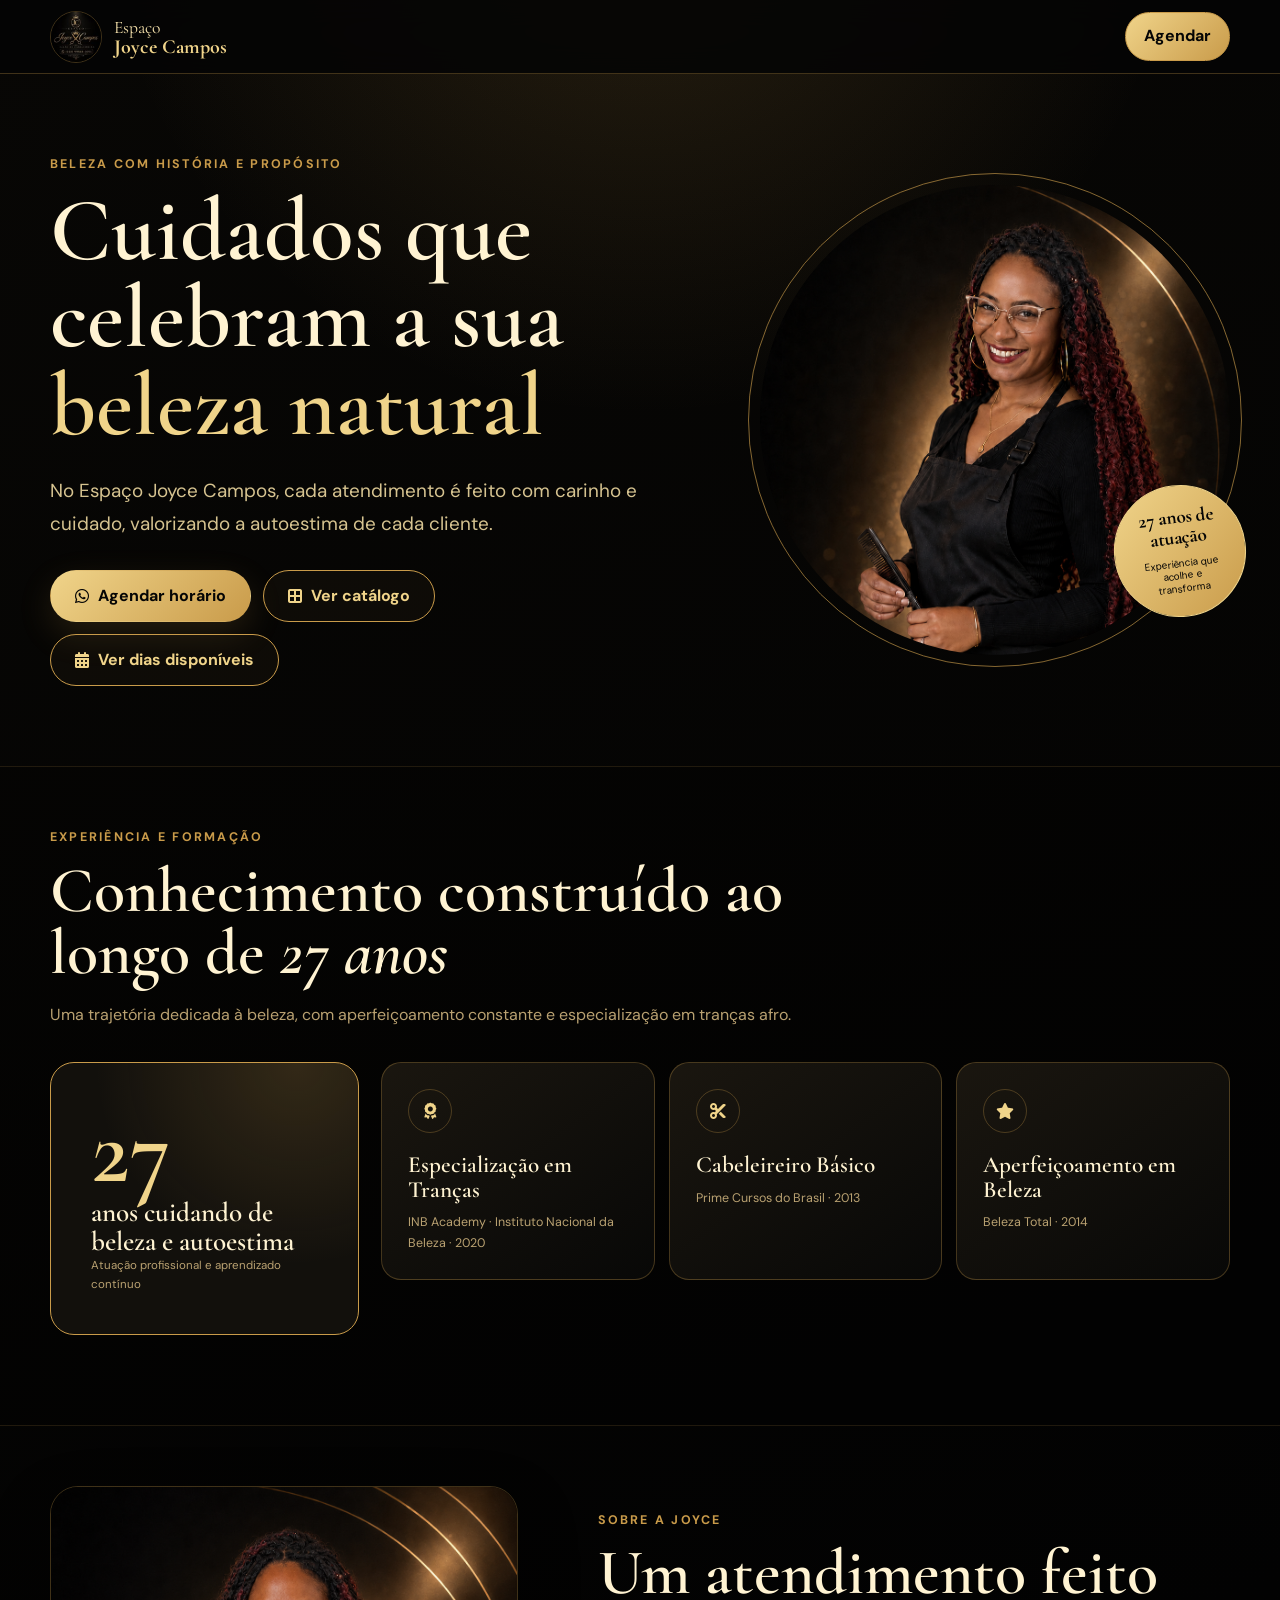
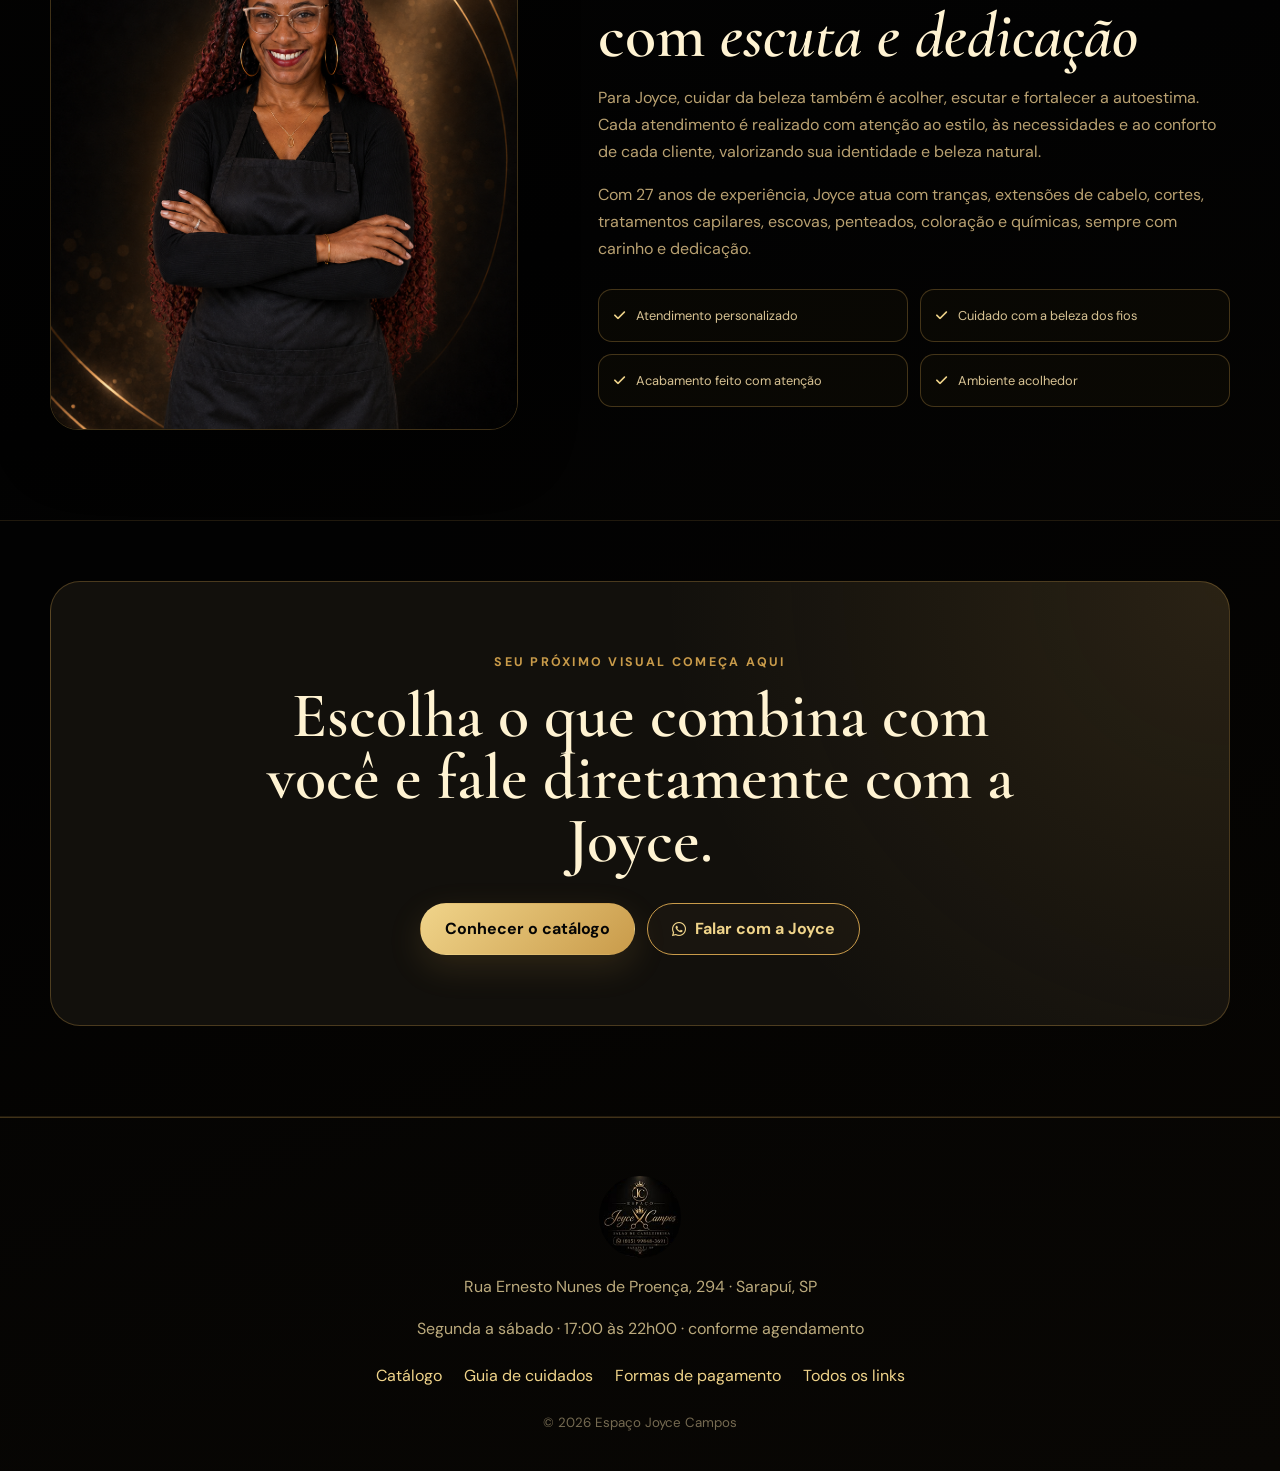
<file: index.html>
<!doctype html>
<html lang="pt-BR">
<head>
  <meta charset="utf-8">
  <meta name="viewport" content="width=device-width, initial-scale=1">
  <meta name="theme-color" content="#050505">
  <meta name="description" content="Espaço Joyce Campos em Sarapuí, SP. 27 anos de atuação em beleza e especialização em tranças afro.">
  <meta property="og:type" content="website">
  <meta property="og:locale" content="pt_BR">
  <meta property="og:title" content="Espaço Joyce Campos">
  <meta property="og:description" content="27 anos de atuação cuidando da sua beleza e autoestima.">
  <meta property="og:image" content="https://joyce-campos.vercel.app/assets/images/og-logo-2026.png">
  <meta property="og:image:width" content="1200">
  <meta property="og:image:height" content="630">
  <meta property="og:image:alt" content="Logo do Espaço Joyce Campos">
  <meta name="twitter:card" content="summary_large_image">
  <meta name="twitter:image" content="https://joyce-campos.vercel.app/assets/images/og-logo-2026.png">
  <title>Espaço Joyce Campos · Tranças e Beleza</title>
  <link rel="icon" href="assets/images/logo-joyce.png">
  <link rel="preconnect" href="https://fonts.googleapis.com">
  <link rel="preconnect" href="https://fonts.gstatic.com" crossorigin>
  <link href="https://fonts.googleapis.com/css2?family=Cormorant+Garamond:wght@500;600;700&family=DM+Sans:wght@400;500;600;700&display=swap" rel="stylesheet">
  <link rel="stylesheet" href="https://cdnjs.cloudflare.com/ajax/libs/font-awesome/6.4.0/css/all.min.css">
  <link rel="stylesheet" href="catalog-pages.css">
</head>
<body>
  <header class="topbar"><a class="brand" href="links/" aria-label="Acessar os links do Espaço Joyce Campos"><img src="assets/images/logo-joyce.png" alt="Logo Espaço Joyce Campos" width="52" height="52"><span>Espaço <strong>Joyce Campos</strong></span></a><a class="top-cta" href="https://wa.me/5515998483691?text=Olá%2C%20Joyce!%20Quero%20agendar%20um%20horário." target="_blank" rel="noopener">Agendar</a></header>

  <main>
    <section class="hero">
      <div class="container hero-grid">
        <div class="hero-copy">
          <p class="eyebrow">Beleza com história e propósito</p>
          <h1>Cuidados que celebram a sua <em>beleza natural</em></h1>
          <p class="lead">No Espaço Joyce Campos, cada atendimento é feito com carinho e cuidado, valorizando a autoestima de cada cliente.</p>
          <div class="hero-actions">
            <a class="btn gold" href="https://wa.me/5515998483691?text=Ol%C3%A1%20Joyce!%20Vim%20pelo%20site%20e%20gostaria%20de%20agendar%20um%20hor%C3%A1rio." target="_blank" rel="noopener"><i class="fa-brands fa-whatsapp"></i> Agendar horário</a>
            <a class="btn" href="catalogo/#catalogo"><i class="fa-solid fa-border-all"></i> Ver catálogo</a>
            <a class="btn" href="agenda/"><i class="fa-solid fa-calendar-days"></i> Ver dias disponíveis</a>
          </div>
        </div>
        <div class="hero-photo">
          <img src="assets/images/joyce-perfil-retocada.png" alt="Joyce Campos, profissional do Espaço Joyce Campos">
          <div class="photo-note"><strong>27 anos de atuação</strong><small>Experiência que acolhe e transforma</small></div>
        </div>
      </div>
    </section>

    <section class="section alt" aria-labelledby="autoridade">
      <div class="container">
        <div class="section-head">
          <p class="eyebrow">Experiência e formação</p>
          <h2 id="autoridade">Conhecimento construído ao longo de <em>27 anos</em></h2>
          <p class="section-copy">Uma trajetória dedicada à beleza, com aperfeiçoamento constante e especialização em tranças afro.</p>
        </div>
        <div class="proof-grid">
          <article class="years-card">
            <strong>27</strong>
            <span>anos cuidando de beleza e autoestima</span>
            <small>Atuação profissional e aprendizado contínuo</small>
          </article>
          <div>
            <div class="cert-grid">
              <article class="card">
                <span class="icon"><i class="fa-solid fa-award"></i></span>
                <h3>Especialização em Tranças</h3>
                <p>INB Academy · Instituto Nacional da Beleza · 2020</p>
              </article>
              <article class="card">
                <span class="icon"><i class="fa-solid fa-scissors"></i></span>
                <h3>Cabeleireiro Básico</h3>
                <p>Prime Cursos do Brasil · 2013</p>
              </article>
              <article class="card">
                <span class="icon"><i class="fa-solid fa-star"></i></span>
                <h3>Aperfeiçoamento em Beleza</h3>
                <p>Beleza Total · 2014</p>
              </article>
            </div>
          </div>
        </div>
      </div>
    </section>

    <section id="sobre" class="section">
      <div class="container about-grid">
        <img src="assets/images/joyce-sobre.png" alt="Joyce Campos no Espaço Joyce Campos">
        <div>
          <p class="eyebrow">Sobre a Joyce</p>
          <h2>Um atendimento feito com <em>escuta e dedicação</em></h2>
          <p class="section-copy">Para Joyce, cuidar da beleza também é acolher, escutar e fortalecer a autoestima. Cada atendimento é realizado com atenção ao estilo, às necessidades e ao conforto de cada cliente, valorizando sua identidade e beleza natural.</p>
          <p class="section-copy">Com 27 anos de experiência, Joyce atua com tranças, extensões de cabelo, cortes, tratamentos capilares, escovas, penteados, coloração e químicas, sempre com carinho e dedicação.</p>
          <div class="check-list">
            <div class="check"><i class="fa-solid fa-check"></i> Atendimento personalizado</div>
            <div class="check"><i class="fa-solid fa-check"></i> Cuidado com a beleza dos fios</div>
            <div class="check"><i class="fa-solid fa-check"></i> Acabamento feito com atenção</div>
            <div class="check"><i class="fa-solid fa-check"></i> Ambiente acolhedor</div>
          </div>
        </div>
      </div>
    </section>

    <section class="section alt">
      <div class="container">
        <div class="cta">
          <p class="eyebrow">Seu próximo visual começa aqui</p>
          <h2>Escolha o que combina com você e fale diretamente com a Joyce.</h2>
          <div class="cta-actions">
            <a class="btn gold" href="catalogo/#catalogo">Conhecer o catálogo</a>
            <a class="btn" href="https://wa.me/5515998483691?text=Ol%C3%A1%20Joyce!%20Gostaria%20de%20tirar%20uma%20d%C3%BAvida%20sobre%20o%20atendimento." target="_blank" rel="noopener"><i class="fa-brands fa-whatsapp"></i> Falar com a Joyce</a>
          </div>
        </div>
      </div>
    </section>
  </main>

  <footer><img src="assets/images/logo-joyce.png" alt="Espaço Joyce Campos" width="82" height="82"><p>Rua Ernesto Nunes de Proença, 294 · Sarapuí, SP</p><p>Segunda a sábado · 17:00 às 22h00 · conforme agendamento</p><div class="footer-links"><a href="catalogo/#catalogo">Catálogo</a><a href="cuidados/">Guia de cuidados</a><a href="pagamentos/">Formas de pagamento</a><a href="links/">Todos os links</a></div><small>© 2026 Espaço Joyce Campos</small></footer>
</body>
</html>
</file>
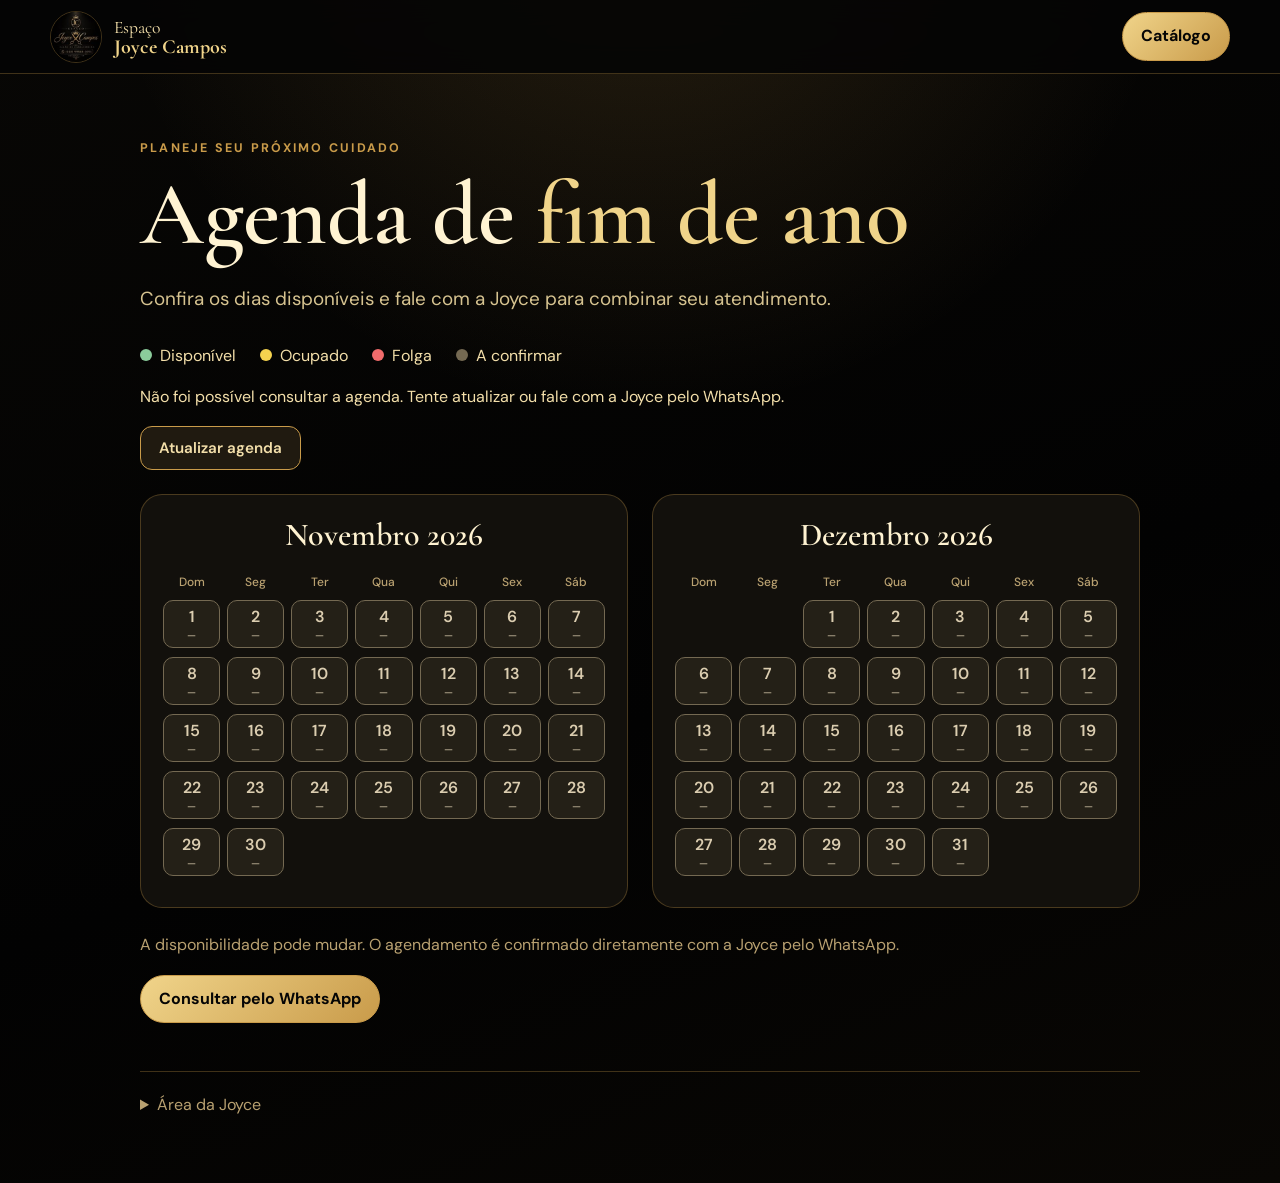
<file: agenda/index.html>
<!doctype html>
<html lang="pt-BR">
<head>
  <meta charset="utf-8">
  <meta name="viewport" content="width=device-width, initial-scale=1">
  <meta name="theme-color" content="#050505">
  <meta name="description" content="Confira os dias disponíveis em novembro e dezembro de 2026 no Espaço Joyce Campos.">
  <title>Agenda · Espaço Joyce Campos</title>
  <link rel="icon" href="../assets/images/logo-joyce.png">
  <link href="https://fonts.googleapis.com/css2?family=Cormorant+Garamond:wght@500;600;700&family=DM+Sans:wght@400;500;600;700&display=swap" rel="stylesheet">
  <link rel="stylesheet" href="../catalog-pages.css">
  <link rel="stylesheet" href="agenda.css">
  <script src="config.js" defer></script>
  <script src="agenda.js" defer></script>
</head>
<body>
  <header class="topbar"><a class="brand" href="../"><img src="../assets/images/logo-joyce.png" alt="Logo Espaço Joyce Campos" width="52" height="52"><span>Espaço <strong>Joyce Campos</strong></span></a><a class="top-cta" href="../catalogo/">Catálogo</a></header>
  <main class="container agenda-main">
    <p class="eyebrow">Planeje seu próximo cuidado</p>
    <h1>Agenda de <em>fim de ano</em></h1>
    <p class="lead">Confira os dias disponíveis e fale com a Joyce para combinar seu atendimento.</p>
    <ul class="legend" aria-label="Legenda do calendário"><li class="available">Disponível</li><li class="busy">Ocupado</li><li class="off">Folga</li><li class="unknown">A confirmar</li></ul>
    <p id="agenda-message" role="status" aria-live="polite">Consultando a agenda…</p>
    <button type="button" id="refresh" class="agenda-button">Atualizar agenda</button>
    <div id="calendars" class="calendars" aria-label="Calendários de novembro e dezembro de 2026"></div>
    <p class="agenda-note">A disponibilidade pode mudar. O agendamento é confirmado diretamente com a Joyce pelo WhatsApp.</p>
    <a class="top-cta whatsapp" href="https://wa.me/5515998483691?text=Ol%C3%A1%2C%20Joyce!%20Vi%20a%20agenda%20e%20quero%20combinar%20um%20dia%20para%20meu%20atendimento." target="_blank" rel="noopener">Consultar pelo WhatsApp</a>
    <details id="admin" class="admin">
      <summary>Área da Joyce</summary>
      <form id="login-form">
        <label for="email">E-mail</label><input id="email" type="email" autocomplete="username" required>
        <label for="password">Senha</label><input id="password" type="password" autocomplete="current-password" required>
        <button type="submit" class="agenda-button">Entrar</button>
      </form>
      <div id="editor" hidden>
        <p>Toque em um dia, escolha a disponibilidade e salve. As clientes verão a alteração ao atualizar a agenda.</p>
        <form id="day-form" hidden>
          <h2 id="selected-day"></h2>
          <label for="day-status">Disponibilidade</label>
          <select id="day-status"><option value="available">Disponível</option><option value="busy">Ocupado</option><option value="off">Folga</option><option value="unknown">A confirmar</option></select>
          <button type="submit" class="agenda-button">Salvar dia</button>
        </form>
        <details><summary>Trocar minha senha</summary>
          <form id="password-form">
            <label for="new-password">Nova senha (pelo menos 12 caracteres)</label>
            <input id="new-password" type="password" autocomplete="new-password" minlength="12" required>
            <label for="confirm-password">Repita a nova senha</label>
            <input id="confirm-password" type="password" autocomplete="new-password" minlength="12" required>
            <button type="submit" class="agenda-button">Trocar senha</button>
          </form>
        </details>
        <button id="logout" type="button" class="agenda-button">Sair</button>
      </div>
      <p id="admin-message" role="status" aria-live="polite"></p>
    </details>
    <noscript>Ative o JavaScript para consultar o calendário ou fale com a Joyce pelo WhatsApp.</noscript>
  </main>
</body>
</html>
</file>
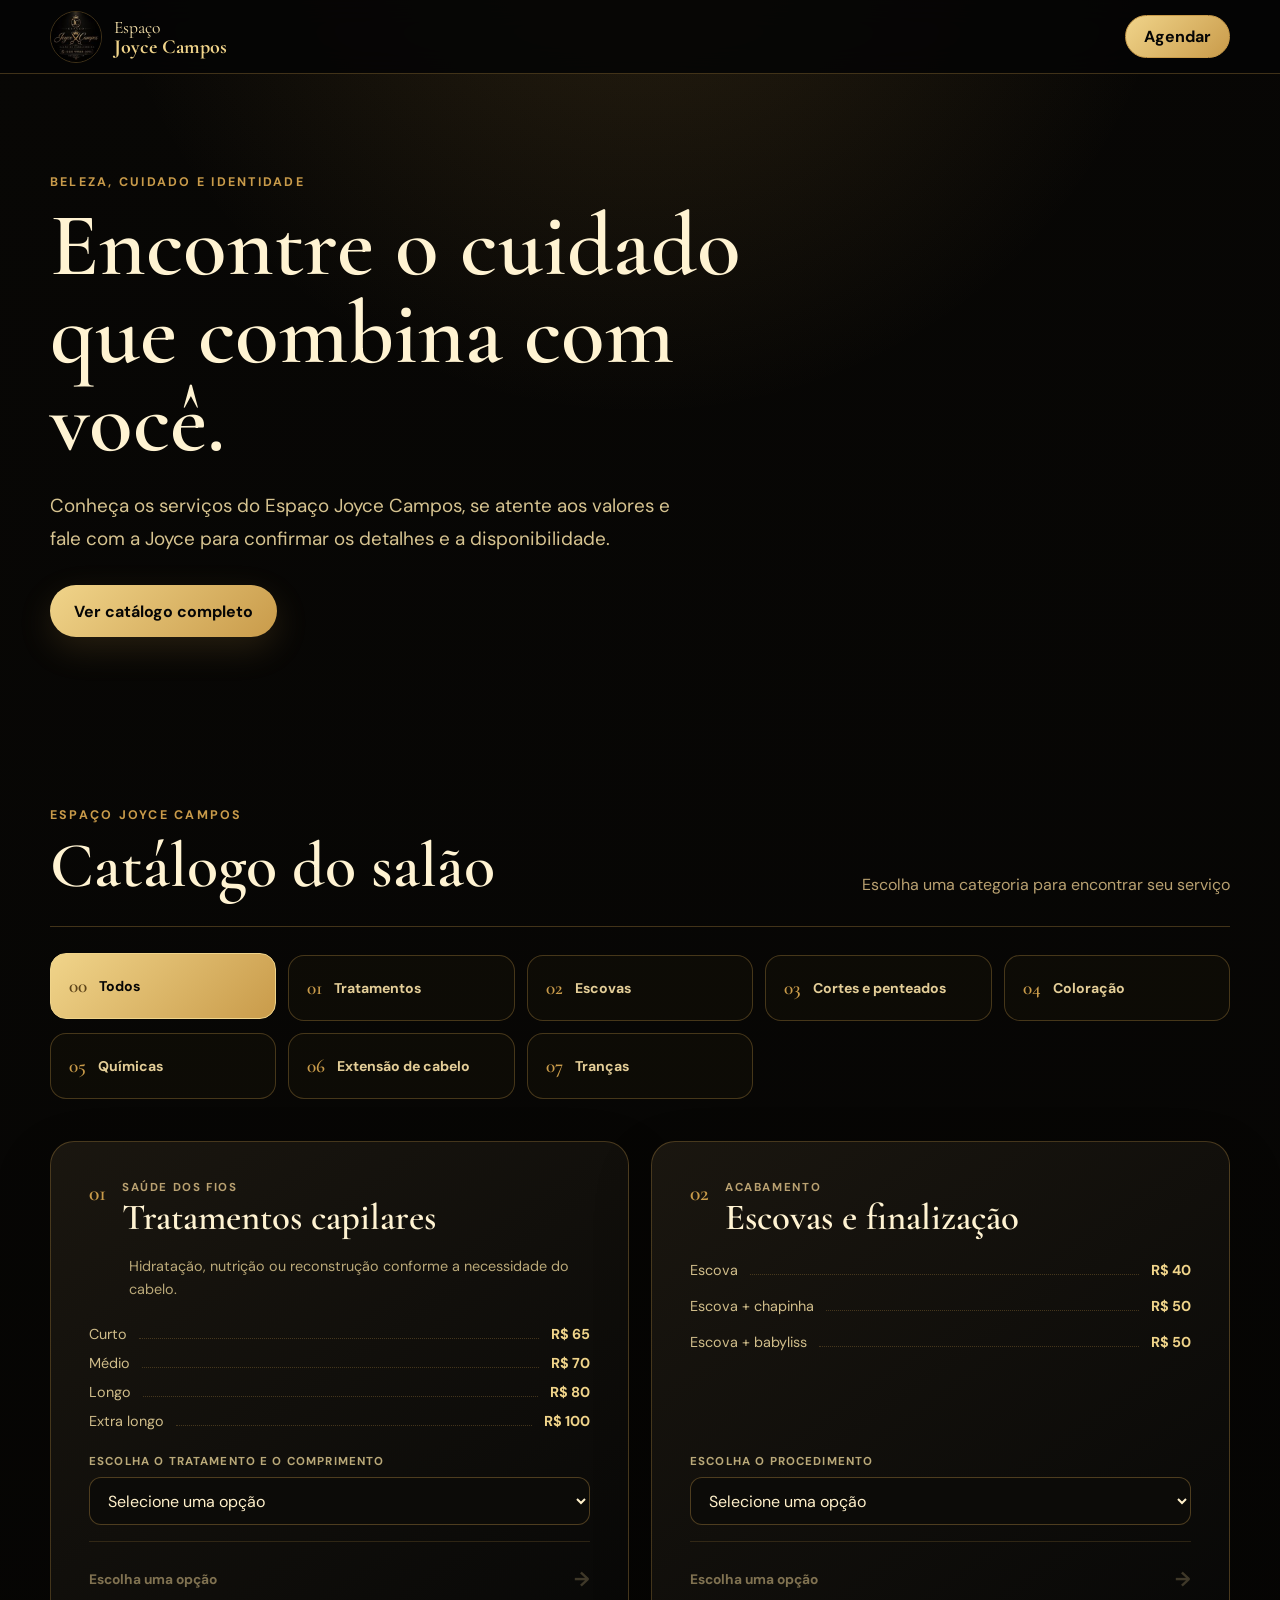
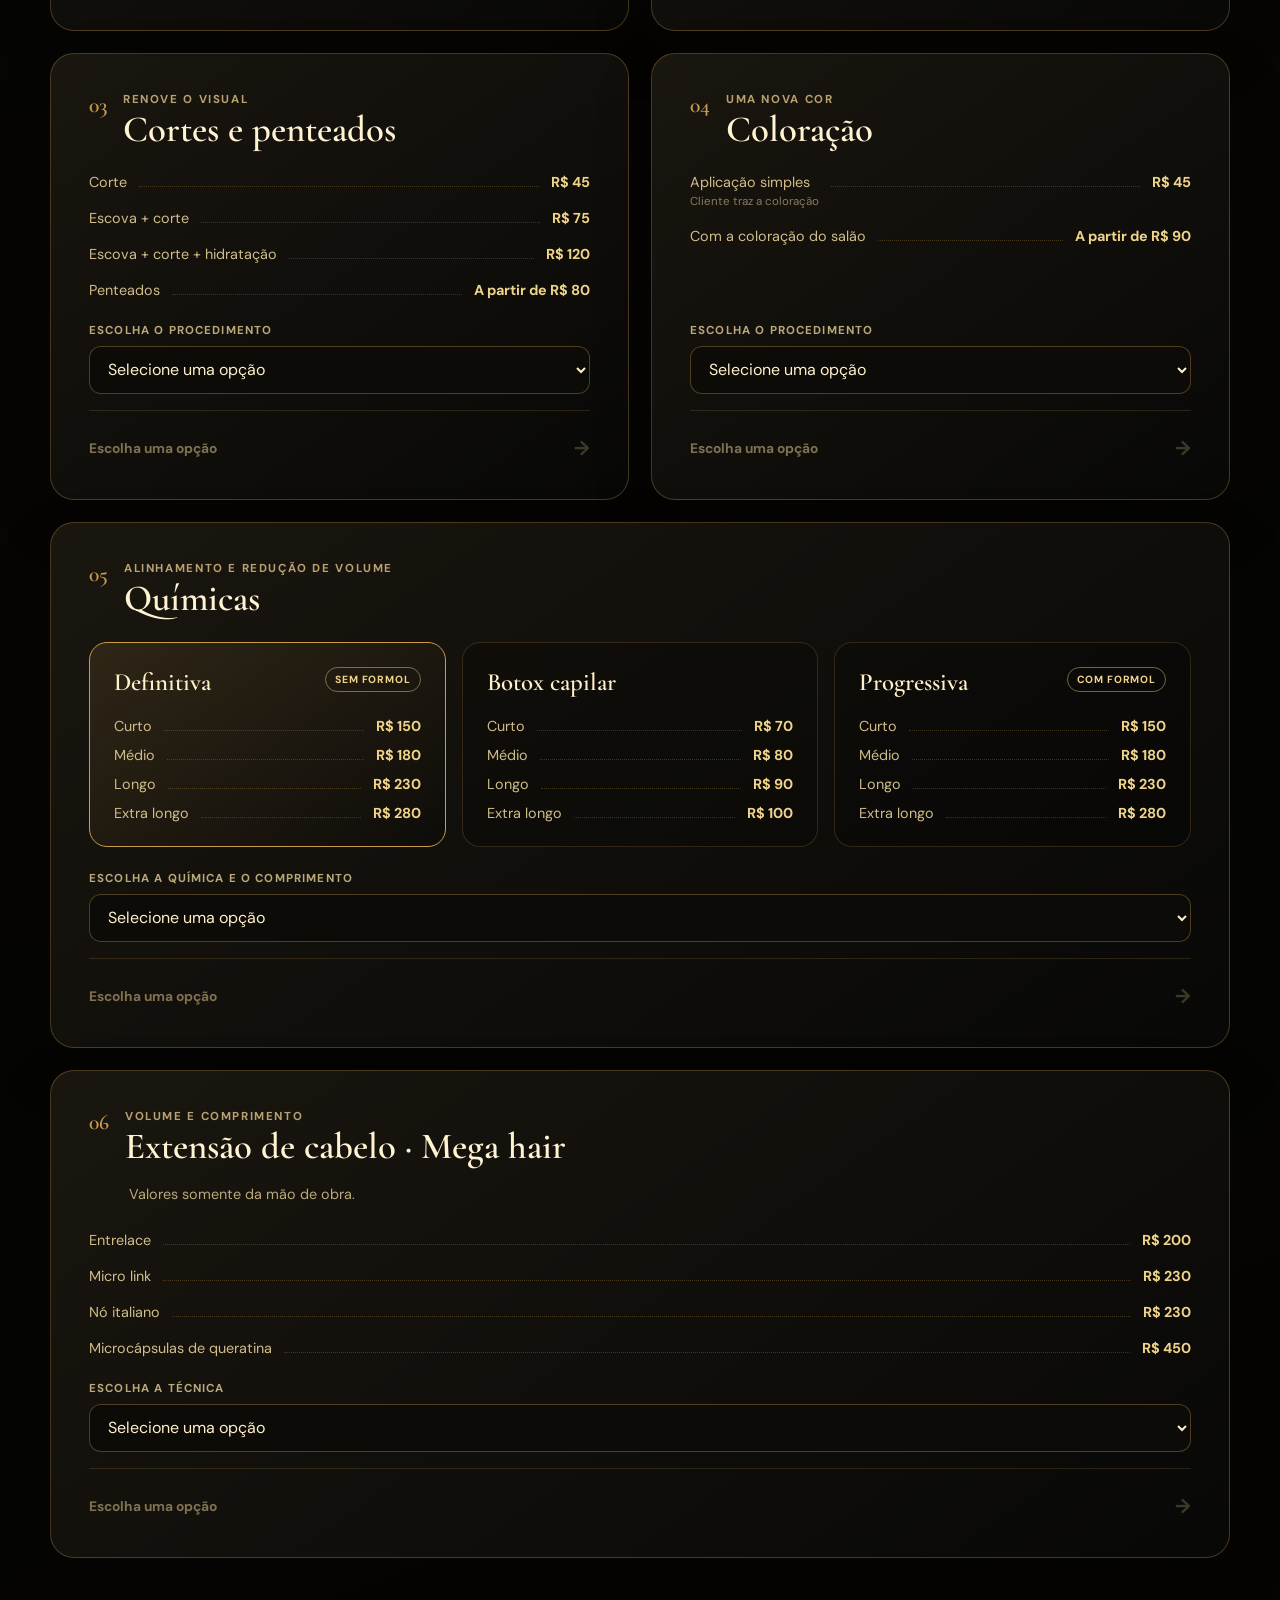
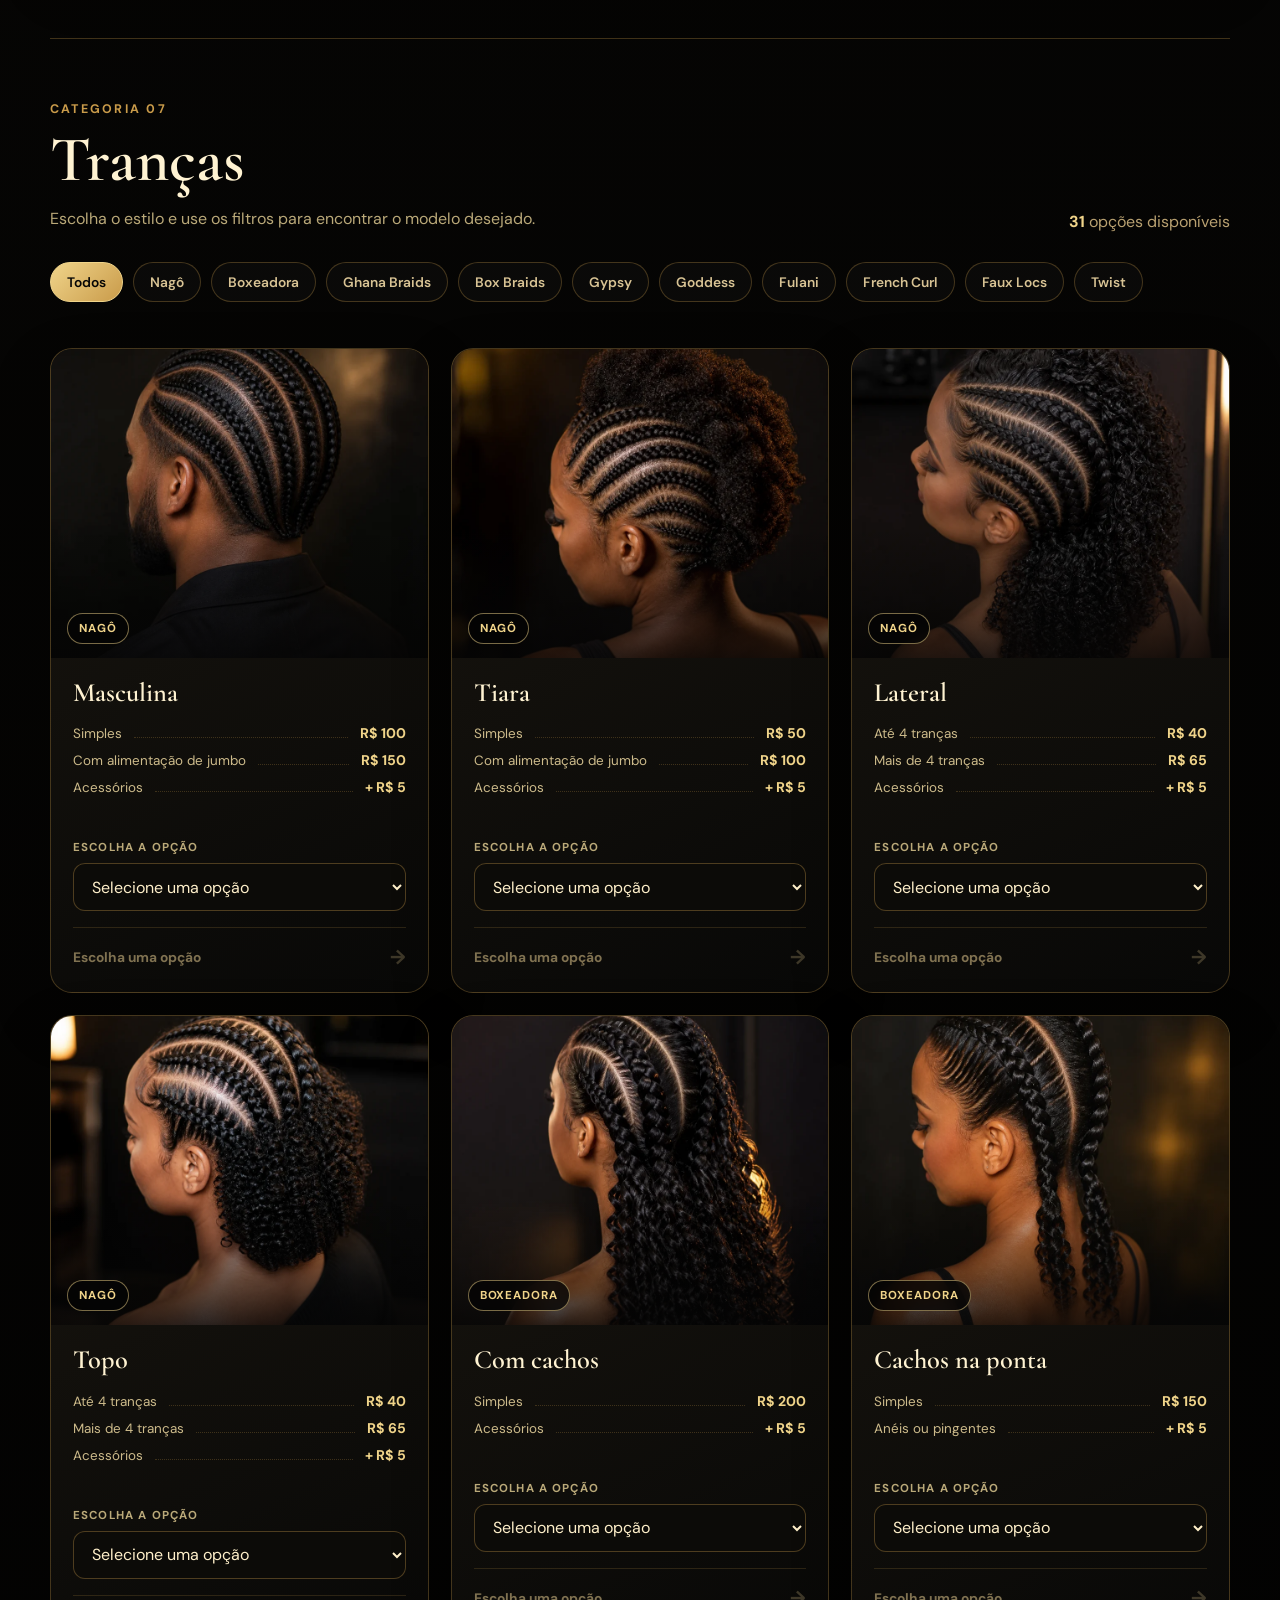
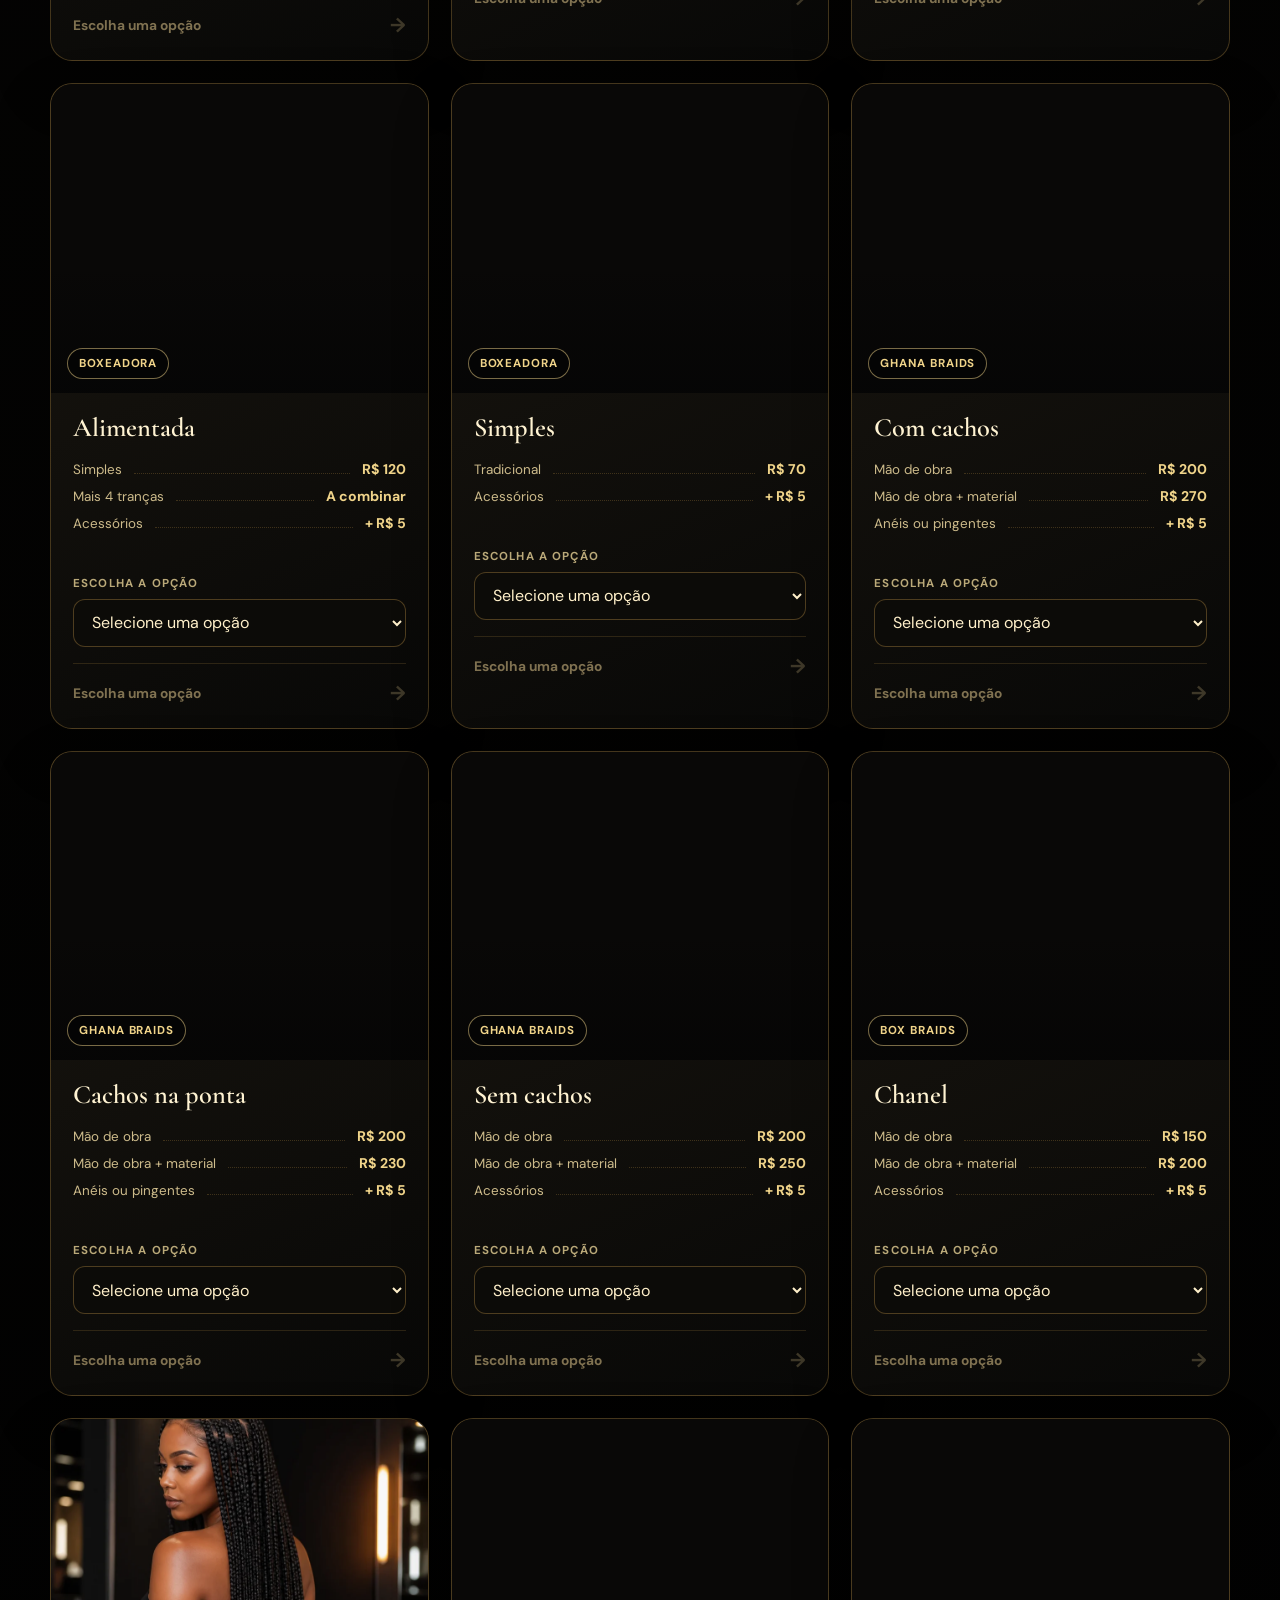
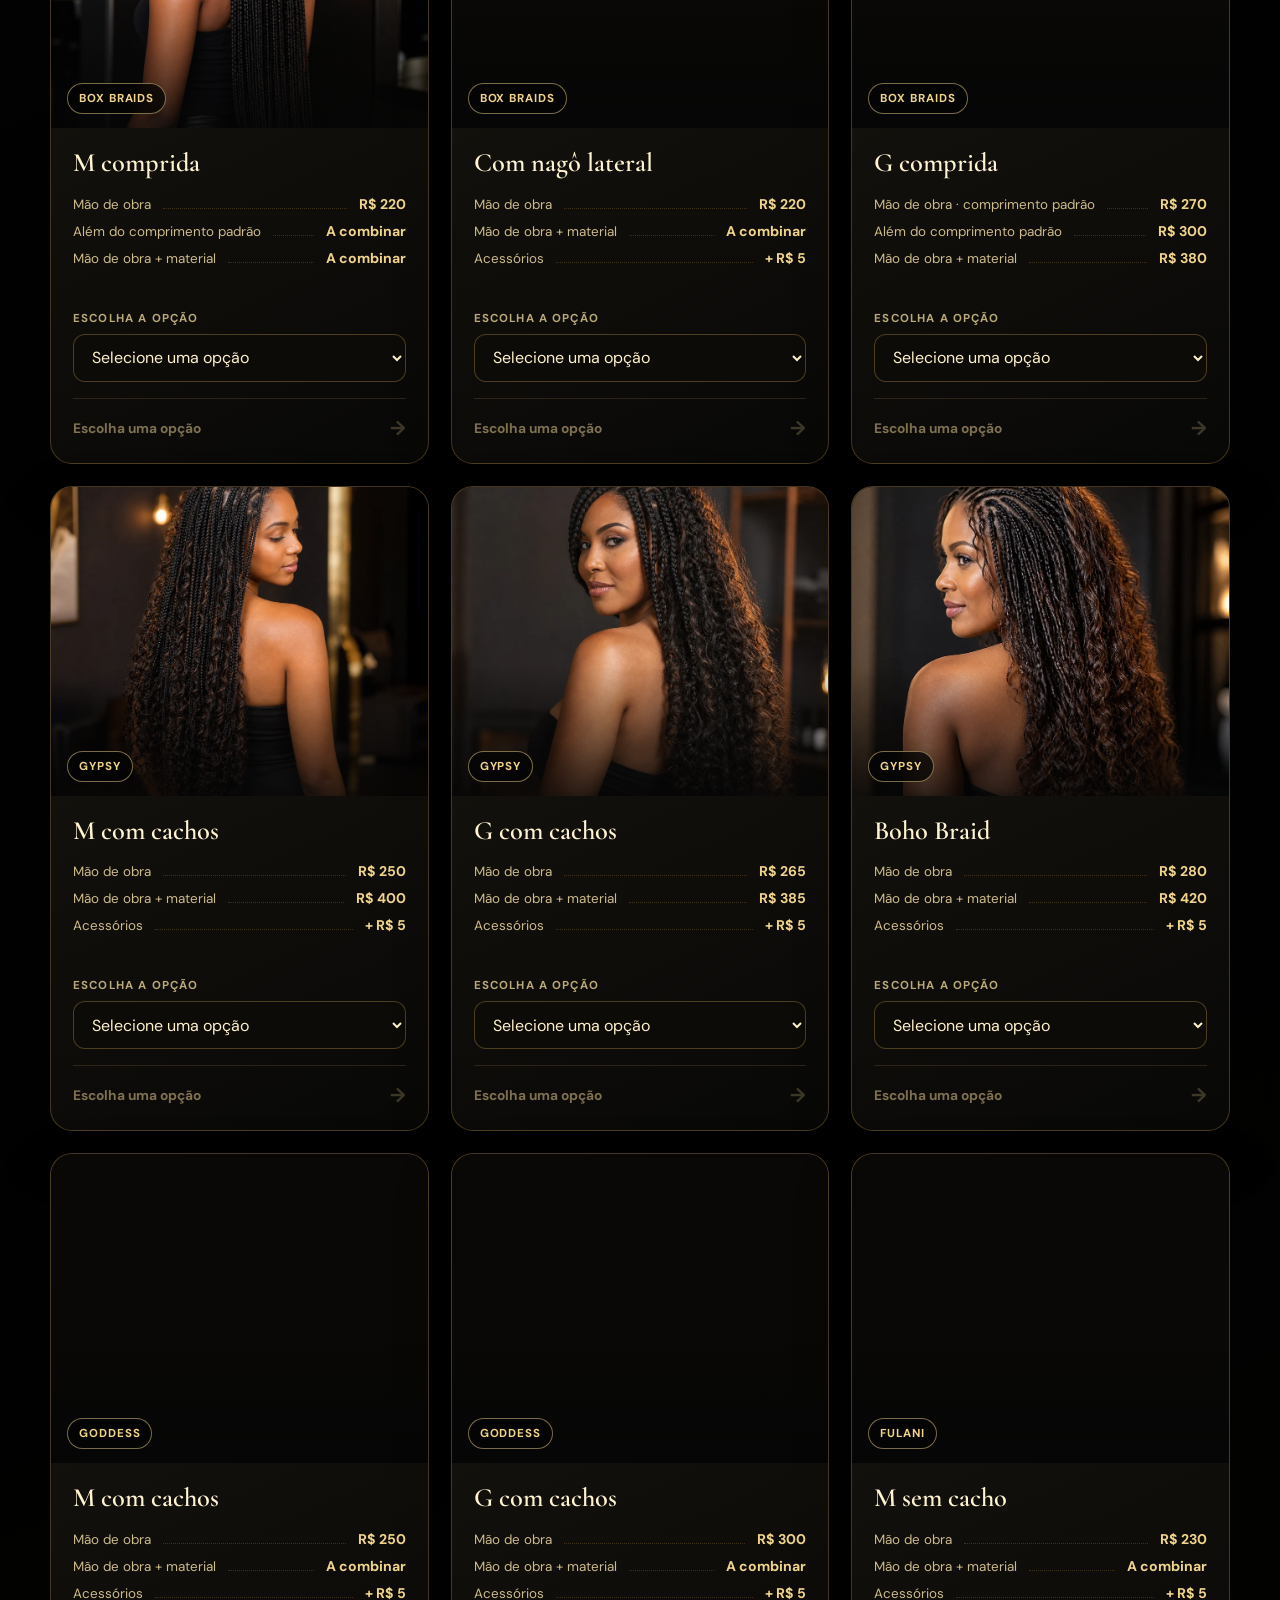
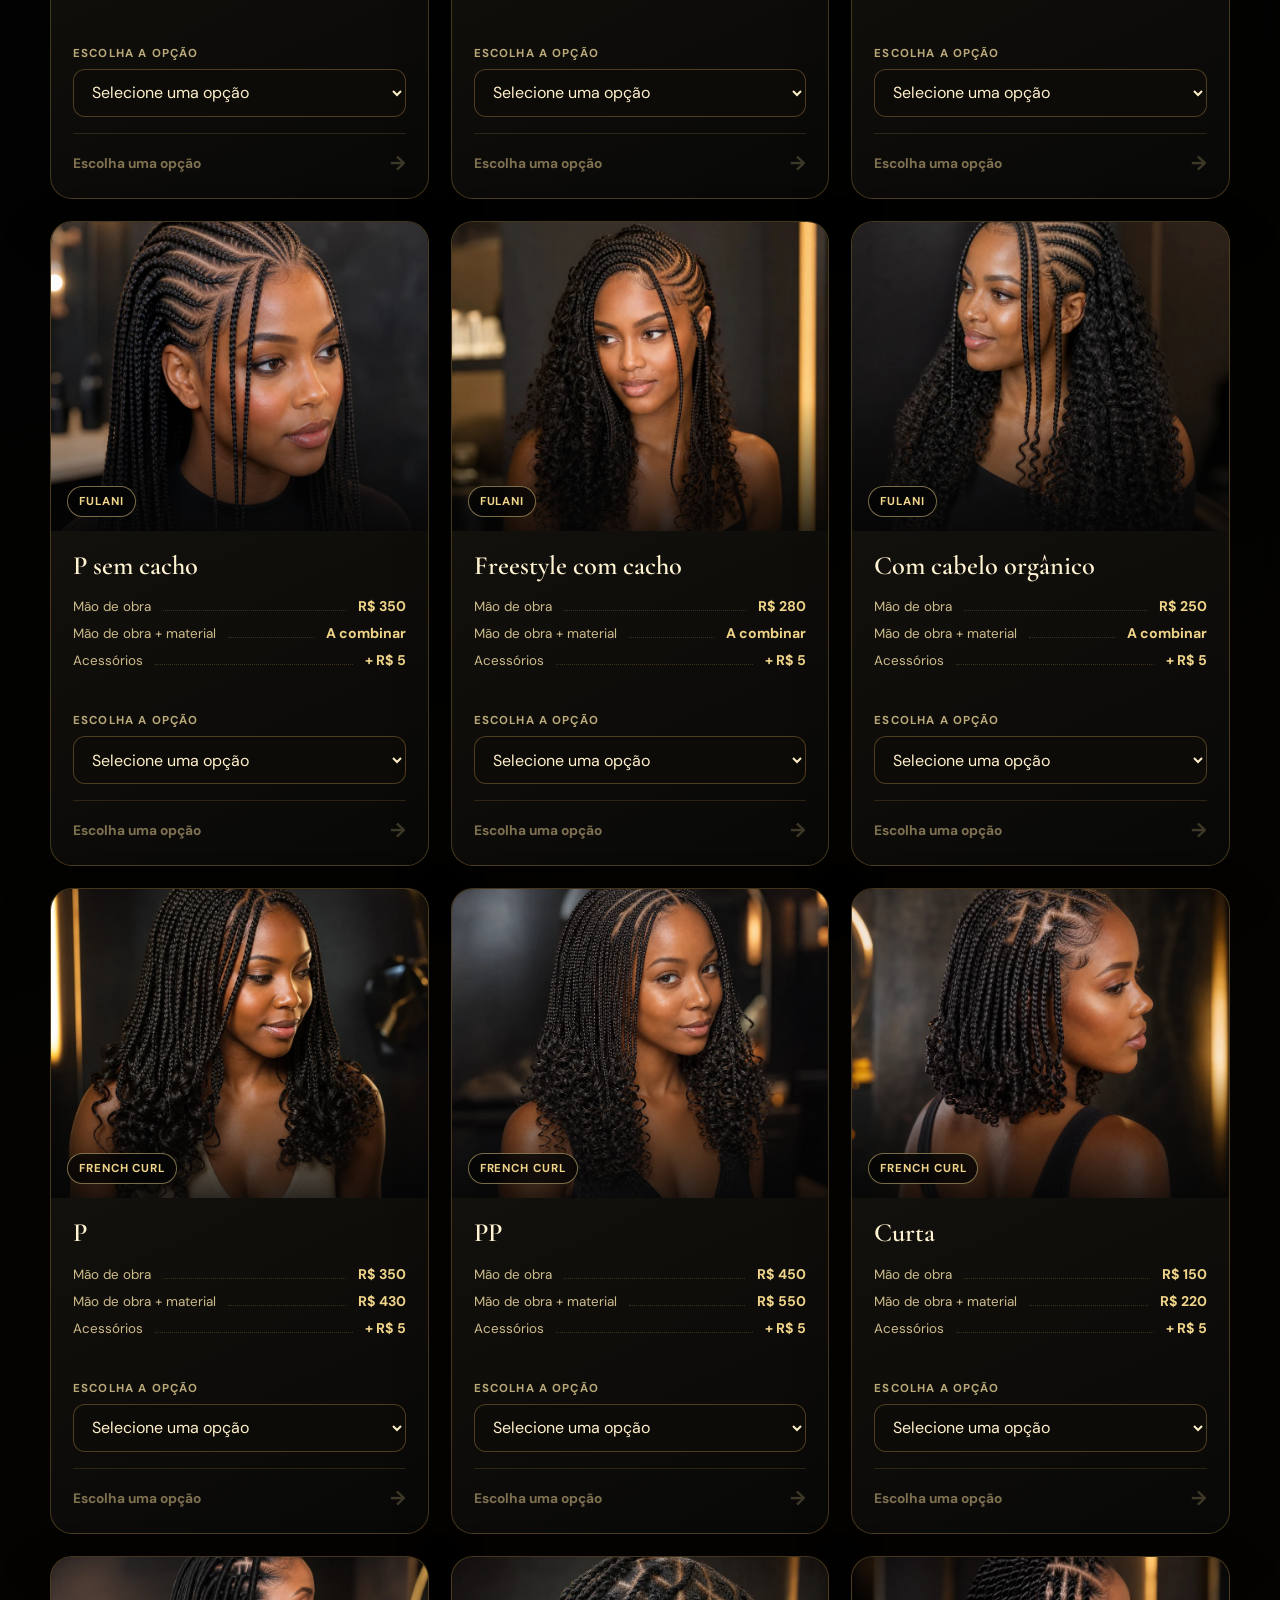
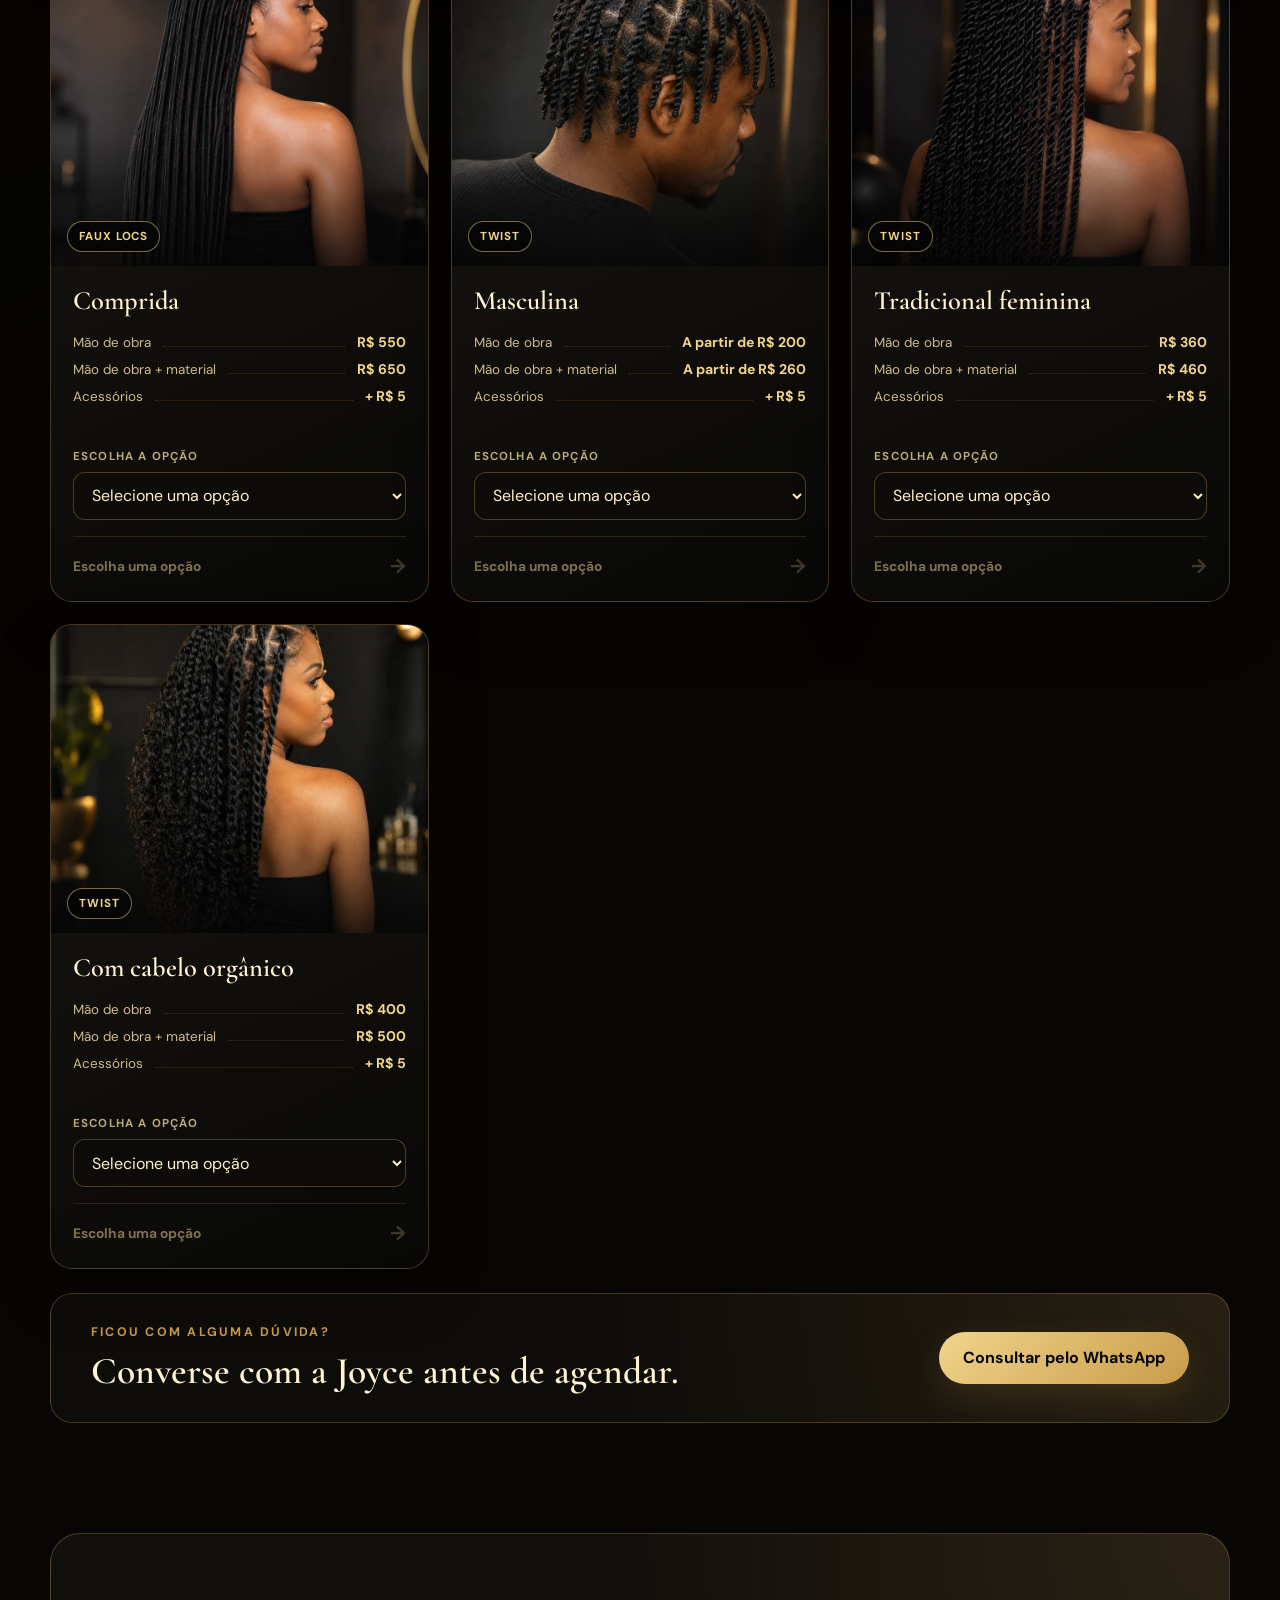
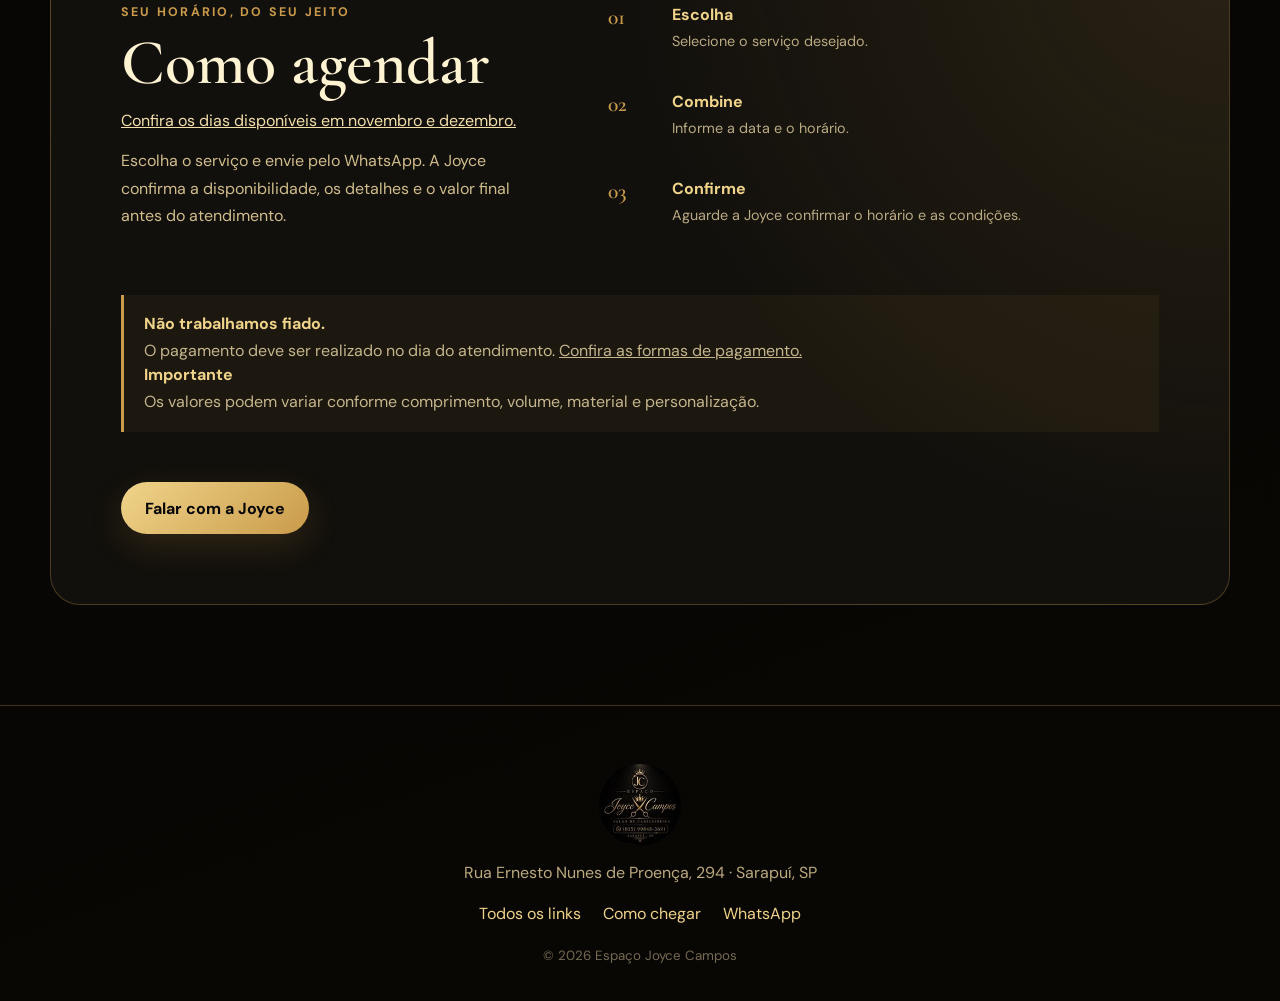
<file: catalogo/index.html>
<!doctype html>
<html lang="pt-BR">
<head>
  <meta charset="utf-8">
  <meta name="viewport" content="width=device-width, initial-scale=1">
  <meta name="theme-color" content="#050505">
  <meta name="description" content="Catálogo completo do Espaço Joyce Campos em Sarapuí, SP. Encontre tranças, extensões de cabelo, tratamentos, cortes, coloração, químicas e outros serviços.">
  <meta property="og:type" content="website">
  <meta property="og:locale" content="pt_BR">
  <meta property="og:title" content="Catálogo de serviços · Espaço Joyce Campos">
  <meta property="og:description" content="Tranças, extensões de cabelo, cortes, tratamentos, coloração e químicas. Escolha seu serviço e agende com a Joyce.">
  <meta property="og:image" content="https://joyce-campos.vercel.app/assets/images/og-logo-2026.png">
  <meta property="og:image:width" content="1200">
  <meta property="og:image:height" content="630">
  <meta property="og:image:alt" content="Logo do Espaço Joyce Campos">
  <meta name="twitter:card" content="summary_large_image">
  <meta name="twitter:image" content="https://joyce-campos.vercel.app/assets/images/og-logo-2026.png">
  <title>Catálogo de serviços · Espaço Joyce Campos</title>
  <link rel="icon" href="/assets/images/logo-joyce.png">
  <link rel="preconnect" href="https://fonts.googleapis.com">
  <link rel="preconnect" href="https://fonts.gstatic.com" crossorigin>
  <link href="https://fonts.googleapis.com/css2?family=Cormorant+Garamond:wght@500;600;700&family=DM+Sans:wght@400;500;600;700&display=swap" rel="stylesheet">
  <link rel="stylesheet" href="./catalogo.css">
</head>
<body>
  <header class="topbar">
    <a class="brand" href="/links/" aria-label="Voltar aos links do Espaço Joyce Campos">
      <img src="/assets/images/logo-joyce.png" alt="Logo Espaço Joyce Campos" width="52" height="52">
      <span>Espaço <strong>Joyce Campos</strong></span>
    </a>
    <a class="top-cta" href="https://wa.me/5515998483691?text=Olá%2C%20Joyce!%20Quero%20agendar%20um%20horário." target="_blank" rel="noopener">Agendar</a>
  </header>

  <main>
    <section class="hero" aria-labelledby="catalogo-title">
      <div class="hero-copy">
        <p class="eyebrow">Beleza, cuidado e identidade</p>
        <h1 id="catalogo-title">Encontre o cuidado que combina com você.</h1>
        <p>Conheça os serviços do Espaço Joyce Campos, se atente aos valores e fale com a Joyce para confirmar os detalhes e a disponibilidade.</p>
        <a class="button button-primary" href="#catalogo">Ver catálogo completo</a>
      </div>
    </section>

    <section class="catalog-section" id="catalogo" aria-labelledby="catalogo-servicos-title">
      <div class="section-heading">
        <div>
          <p class="eyebrow">Espaço Joyce Campos</p>
          <h2 id="catalogo-servicos-title">Catálogo do salão</h2>
        </div>
        <p>Escolha uma categoria para encontrar seu serviço</p>
      </div>

      <nav class="catalog-nav" aria-label="Categorias do catálogo">
        <a class="is-active" href="#catalogo" data-catalog-category="todos" aria-current="true"><span>00</span>Todos</a>
        <a href="#tratamentos" data-catalog-category="tratamentos"><span>01</span>Tratamentos</a>
        <a href="#escovas" data-catalog-category="escovas"><span>02</span>Escovas</a>
        <a href="#cortes" data-catalog-category="cortes"><span>03</span>Cortes e penteados</a>
        <a href="#coloracao" data-catalog-category="coloracao"><span>04</span>Coloração</a>
        <a href="#quimicas" data-catalog-category="quimicas"><span>05</span>Químicas</a>
        <a href="#extensao" data-catalog-category="extensao"><span>06</span>Extensão de cabelo</a>
        <a href="#trancas" data-catalog-category="trancas"><span>07</span>Tranças</a>
      </nav>

      <div class="salon-grid">
        <article class="salon-card" id="tratamentos" data-catalog-panel="tratamentos">
          <div class="salon-card-heading"><span>01</span><div><p>Saúde dos fios</p><h3>Tratamentos capilares</h3></div></div>
          <p class="service-description">Hidratação, nutrição ou reconstrução conforme a necessidade do cabelo.</p>
          <ul class="price-list">
            <li><span>Curto</span><strong>R$ 65</strong></li>
            <li><span>Médio</span><strong>R$ 70</strong></li>
            <li><span>Longo</span><strong>R$ 80</strong></li>
            <li><span>Extra longo</span><strong>R$ 100</strong></li>
          </ul>
          <div class="service-choice">
            <label for="escolha-tratamentos">Escolha o tratamento e o comprimento</label>
            <select id="escolha-tratamentos" data-service-choice>
              <option value="">Selecione uma opção</option>
              <optgroup label="Hidratação">
                <option>Hidratação — curto — R$ 65</option>
                <option>Hidratação — médio — R$ 70</option>
                <option>Hidratação — longo — R$ 80</option>
                <option>Hidratação — extra longo — R$ 100</option>
              </optgroup>
              <optgroup label="Nutrição">
                <option>Nutrição — curto — R$ 65</option>
                <option>Nutrição — médio — R$ 70</option>
                <option>Nutrição — longo — R$ 80</option>
                <option>Nutrição — extra longo — R$ 100</option>
              </optgroup>
              <optgroup label="Reconstrução">
                <option>Reconstrução — curto — R$ 65</option>
                <option>Reconstrução — médio — R$ 70</option>
                <option>Reconstrução — longo — R$ 80</option>
                <option>Reconstrução — extra longo — R$ 100</option>
              </optgroup>
            </select>
          </div>
          <a class="card-cta salon-card-cta service-choice-cta" data-service-cta aria-disabled="true" target="_blank" rel="noopener">Escolha uma opção</a>
        </article>

        <article class="salon-card" id="escovas" data-catalog-panel="escovas">
          <div class="salon-card-heading"><span>02</span><div><p>Acabamento</p><h3>Escovas e finalização</h3></div></div>
          <ul class="price-list price-list-spaced">
            <li><span>Escova</span><strong>R$ 40</strong></li>
            <li><span>Escova + chapinha</span><strong>R$ 50</strong></li>
            <li><span>Escova + babyliss</span><strong>R$ 50</strong></li>
          </ul>
          <div class="service-choice">
            <label for="escolha-escovas">Escolha o procedimento</label>
            <select id="escolha-escovas" data-service-choice data-service-name="Escovas e finalização">
              <option value="">Selecione uma opção</option>
              <option>Escova — R$ 40</option>
              <option>Escova + chapinha — R$ 50</option>
              <option>Escova + babyliss — R$ 50</option>
            </select>
          </div>
          <a class="card-cta salon-card-cta service-choice-cta" data-service-cta aria-disabled="true" target="_blank" rel="noopener">Escolha uma opção</a>
        </article>

        <article class="salon-card" id="cortes" data-catalog-panel="cortes">
          <div class="salon-card-heading"><span>03</span><div><p>Renove o visual</p><h3>Cortes e penteados</h3></div></div>
          <ul class="price-list price-list-spaced">
            <li><span>Corte</span><strong>R$ 45</strong></li>
            <li><span>Escova + corte</span><strong>R$ 75</strong></li>
            <li><span>Escova + corte + hidratação</span><strong>R$ 120</strong></li>
            <li><span>Penteados</span><strong>A partir de R$ 80</strong></li>
          </ul>
          <div class="service-choice">
            <label for="escolha-cortes">Escolha o procedimento</label>
            <select id="escolha-cortes" data-service-choice data-service-name="Cortes e penteados">
              <option value="">Selecione uma opção</option>
              <option>Corte — R$ 45</option>
              <option>Escova + corte — R$ 75</option>
              <option>Escova + corte + hidratação — R$ 120</option>
              <option>Penteados — a partir de R$ 80</option>
            </select>
          </div>
          <a class="card-cta salon-card-cta service-choice-cta" data-service-cta aria-disabled="true" target="_blank" rel="noopener">Escolha uma opção</a>
        </article>

        <article class="salon-card" id="coloracao" data-catalog-panel="coloracao">
          <div class="salon-card-heading"><span>04</span><div><p>Uma nova cor</p><h3>Coloração</h3></div></div>
          <ul class="price-list price-list-spaced">
            <li><span>Aplicação simples<small>Cliente traz a coloração</small></span><strong>R$ 45</strong></li>
            <li><span>Com a coloração do salão</span><strong>A partir de R$ 90</strong></li>
          </ul>
          <div class="service-choice">
            <label for="escolha-coloracao">Escolha o procedimento</label>
            <select id="escolha-coloracao" data-service-choice data-service-name="Coloração">
              <option value="">Selecione uma opção</option>
              <option>Aplicação simples (cliente traz a coloração) — R$ 45</option>
              <option>Com a coloração do salão — a partir de R$ 90</option>
            </select>
          </div>
          <a class="card-cta salon-card-cta service-choice-cta" data-service-cta aria-disabled="true" target="_blank" rel="noopener">Escolha uma opção</a>
        </article>

        <article class="salon-card salon-card-wide" id="quimicas" data-catalog-panel="quimicas">
          <div class="salon-card-heading"><span>05</span><div><p>Alinhamento e redução de volume</p><h3>Químicas</h3></div></div>
          <div class="chemical-grid">
            <div class="chemical-service featured-chemical">
              <span class="safe-label">Sem formol</span>
              <h4>Definitiva</h4>
              <ul class="price-list">
                <li><span>Curto</span><strong>R$ 150</strong></li>
                <li><span>Médio</span><strong>R$ 180</strong></li>
                <li><span>Longo</span><strong>R$ 230</strong></li>
                <li><span>Extra longo</span><strong>R$ 280</strong></li>
              </ul>
            </div>
            <div class="chemical-service">
              <h4>Botox capilar</h4>
              <ul class="price-list">
                <li><span>Curto</span><strong>R$ 70</strong></li>
                <li><span>Médio</span><strong>R$ 80</strong></li>
                <li><span>Longo</span><strong>R$ 90</strong></li>
                <li><span>Extra longo</span><strong>R$ 100</strong></li>
              </ul>
            </div>
            <div class="chemical-service">
              <span class="safe-label">Com formol</span>
              <h4>Progressiva</h4>
              <ul class="price-list">
                <li><span>Curto</span><strong>R$ 150</strong></li>
                <li><span>Médio</span><strong>R$ 180</strong></li>
                <li><span>Longo</span><strong>R$ 230</strong></li>
                <li><span>Extra longo</span><strong>R$ 280</strong></li>
              </ul>
            </div>
          </div>
          <div class="service-choice">
            <label for="escolha-quimicas">Escolha a química e o comprimento</label>
            <select id="escolha-quimicas" data-service-choice data-service-name="Químicas">
              <option value="">Selecione uma opção</option>
              <optgroup label="Definitiva — sem formol">
                <option>Definitiva (sem formol) — curto — R$ 150</option>
                <option>Definitiva (sem formol) — médio — R$ 180</option>
                <option>Definitiva (sem formol) — longo — R$ 230</option>
                <option>Definitiva (sem formol) — extra longo — R$ 280</option>
              </optgroup>
              <optgroup label="Botox capilar">
                <option>Botox capilar — curto — R$ 70</option>
                <option>Botox capilar — médio — R$ 80</option>
                <option>Botox capilar — longo — R$ 90</option>
                <option>Botox capilar — extra longo — R$ 100</option>
              </optgroup>
              <optgroup label="Progressiva — com formol">
                <option>Progressiva (com formol) — curto — R$ 150</option>
                <option>Progressiva (com formol) — médio — R$ 180</option>
                <option>Progressiva (com formol) — longo — R$ 230</option>
                <option>Progressiva (com formol) — extra longo — R$ 280</option>
              </optgroup>
            </select>
          </div>
          <a class="card-cta salon-card-cta service-choice-cta" data-service-cta aria-disabled="true" target="_blank" rel="noopener">Escolha uma opção</a>
        </article>

        <article class="salon-card salon-card-wide" id="extensao" data-catalog-panel="extensao">
          <div class="salon-card-heading"><span>06</span><div><p>Volume e comprimento</p><h3>Extensão de cabelo · Mega hair</h3></div></div>
          <p class="service-description">Valores somente da mão de obra.</p>
          <ul class="price-list price-list-spaced">
            <li><span>Entrelace</span><strong>R$ 200</strong></li>
            <li><span>Micro link</span><strong>R$ 230</strong></li>
            <li><span>Nó italiano</span><strong>R$ 230</strong></li>
            <li><span>Microcápsulas de queratina</span><strong>R$ 450</strong></li>
          </ul>
          <div class="service-choice">
            <label for="escolha-extensao">Escolha a técnica</label>
            <select id="escolha-extensao" data-service-choice data-service-name="Extensão de cabelo · Mega hair">
              <option value="">Selecione uma opção</option>
              <option>Mega hair — entrelace — mão de obra — R$ 200</option>
              <option>Mega hair — micro link — mão de obra — R$ 230</option>
              <option>Mega hair — nó italiano — mão de obra — R$ 230</option>
              <option>Mega hair — microcápsulas de queratina — mão de obra — R$ 450</option>
            </select>
          </div>
          <a class="card-cta salon-card-cta service-choice-cta" data-service-cta aria-disabled="true" target="_blank" rel="noopener">Escolha uma opção</a>
        </article>
      </div>

      <div class="braids-category" id="trancas" data-catalog-panel="trancas">
        <div class="category-heading">
          <div>
            <p class="eyebrow">Categoria 07</p>
            <h2 id="servicos-title">Tranças</h2>
            <p class="category-description">Escolha o estilo e use os filtros para encontrar o modelo desejado.</p>
          </div>
          <p><span id="result-count">31</span> opções disponíveis</p>
        </div>
        <div class="filters" id="category-filters" aria-label="Filtrar tipos de trança">
          <button class="filter is-active" type="button" data-category="Todos" aria-pressed="true">Todos</button>
        </div>
        <div class="services-grid" id="services-grid" aria-live="polite"></div>
      </div>

      <div class="salon-cta">
        <div><p class="eyebrow">Ficou com alguma dúvida?</p><h3>Converse com a Joyce antes de agendar.</h3></div>
        <a class="button button-primary" href="https://wa.me/5515998483691?text=Olá%2C%20Joyce!%20Vi%20os%20serviços%20de%20salão%20no%20catálogo%20e%20quero%20mais%20informações." target="_blank" rel="noopener">Consultar pelo WhatsApp</a>
      </div>
    </section>

    <section class="booking" id="agendamento" aria-labelledby="booking-title">
      <div>
        <p class="eyebrow">Seu horário, do seu jeito</p>
        <h2 id="booking-title">Como agendar</h2>
        <p><a href="../agenda/">Confira os dias disponíveis em novembro e dezembro.</a></p>
        <p>Escolha o serviço e envie pelo WhatsApp. A Joyce confirma a disponibilidade, os detalhes e o valor final antes do atendimento.</p>
      </div>
      <ol class="booking-steps">
        <li><span>01</span><div><strong>Escolha</strong><p>Selecione o serviço desejado.</p></div></li>
        <li><span>02</span><div><strong>Combine</strong><p>Informe a data e o horário.</p></div></li>
        <li><span>03</span><div><strong>Confirme</strong><p>Aguarde a Joyce confirmar o horário e as condições.</p></div></li>
      </ol>
      <div class="booking-note">
        <strong>Não trabalhamos fiado.</strong>
        <p>O pagamento deve ser realizado no dia do atendimento. <a href="../pagamentos/">Confira as formas de pagamento.</a></p>
        <strong>Importante</strong>
        <p>Os valores podem variar conforme comprimento, volume, material e personalização.</p>
      </div>
      <a class="button button-primary" href="https://wa.me/5515998483691?text=Olá%2C%20Joyce!%20Vi%20o%20catálogo%20e%20quero%20agendar." target="_blank" rel="noopener">Falar com a Joyce</a>
    </section>
  </main>

  <footer>
    <img src="/assets/images/logo-joyce.png" alt="Espaço Joyce Campos" width="82" height="82">
    <p>Rua Ernesto Nunes de Proença, 294 · Sarapuí, SP</p>
    <div class="footer-links">
      <a href="/links/">Todos os links</a>
      <a href="https://www.google.com/maps/dir/?api=1&amp;destination=Rua+Ernesto+Nunes+de+Proen%C3%A7a%2C+294%2C+Sarapu%C3%AD%2C+SP" target="_blank" rel="noopener">Como chegar</a>
      <a href="https://wa.me/5515998483691" target="_blank" rel="noopener">WhatsApp</a>
    </div>
    <small>© 2026 Espaço Joyce Campos</small>
  </footer>
  <noscript>Ative o JavaScript para visualizar os serviços do catálogo.</noscript>
  <script src="./catalogo.js" defer></script>
</body>
</html>
</file>
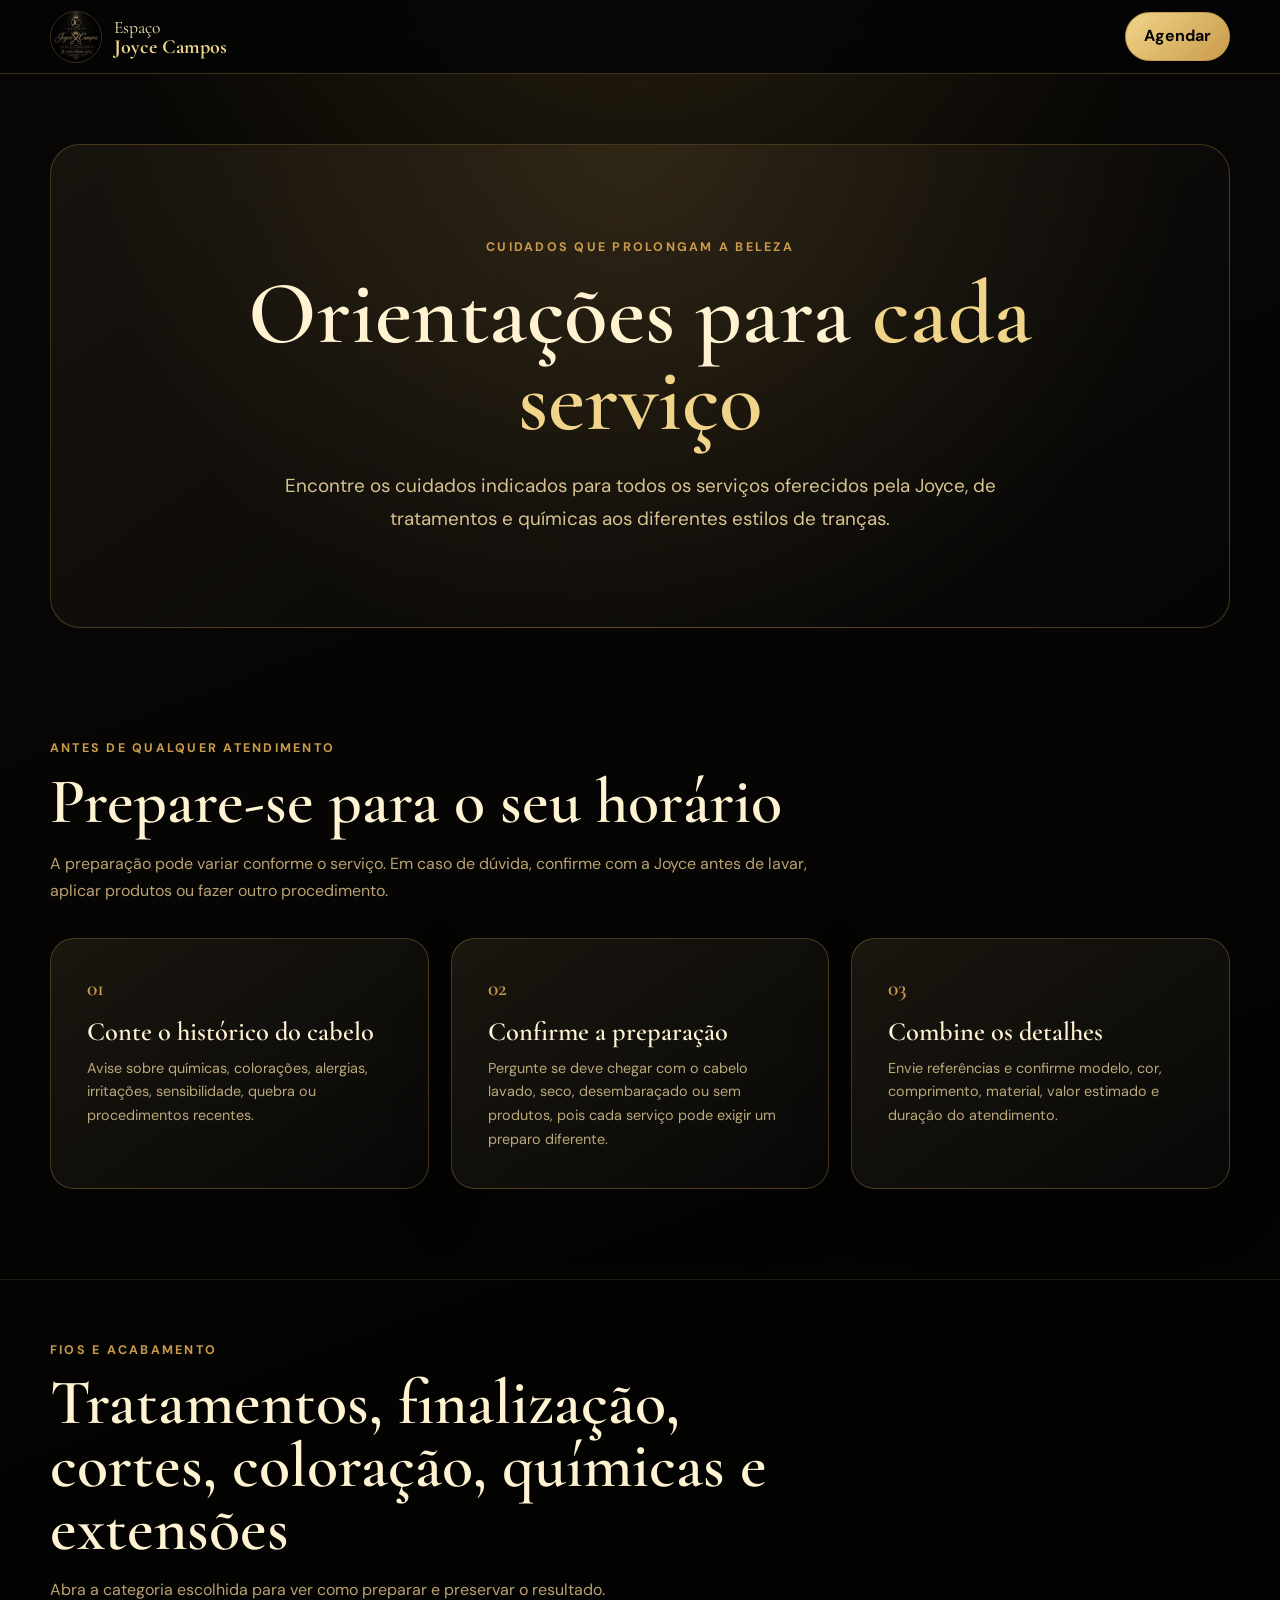
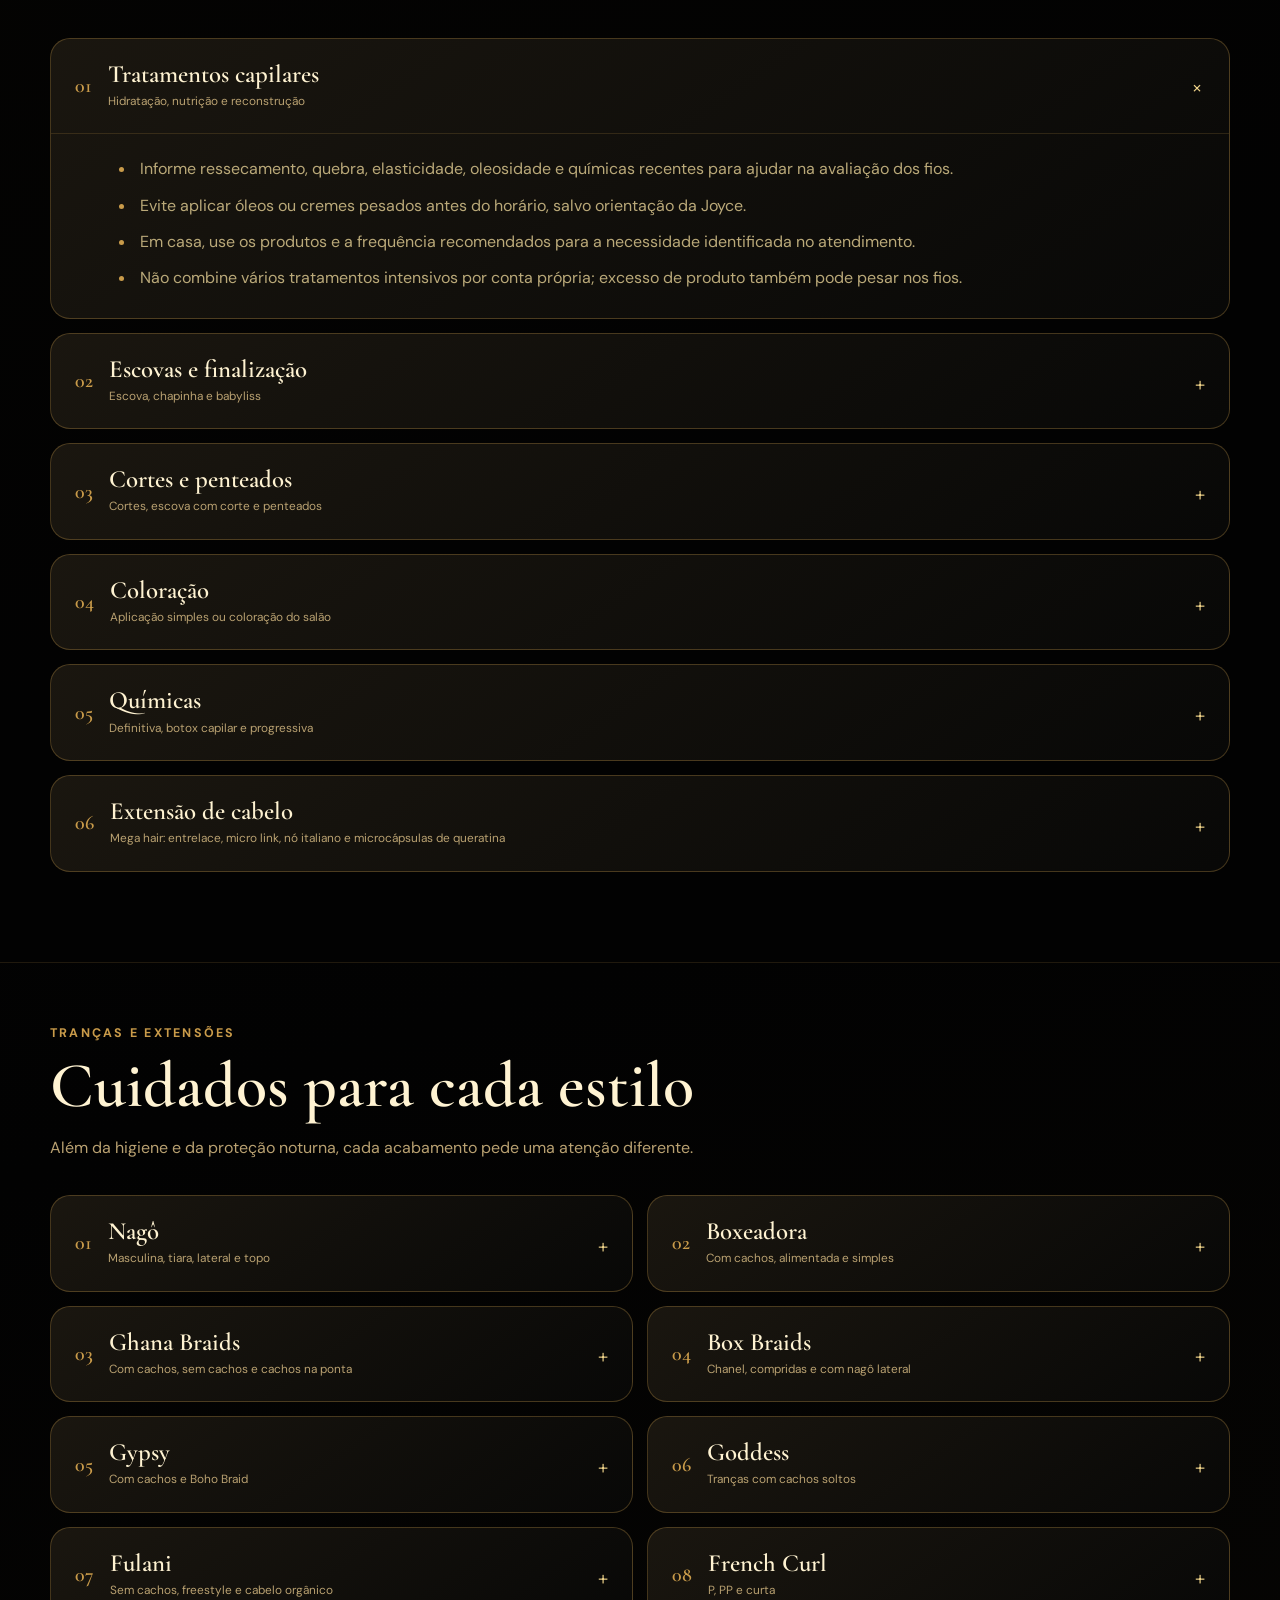
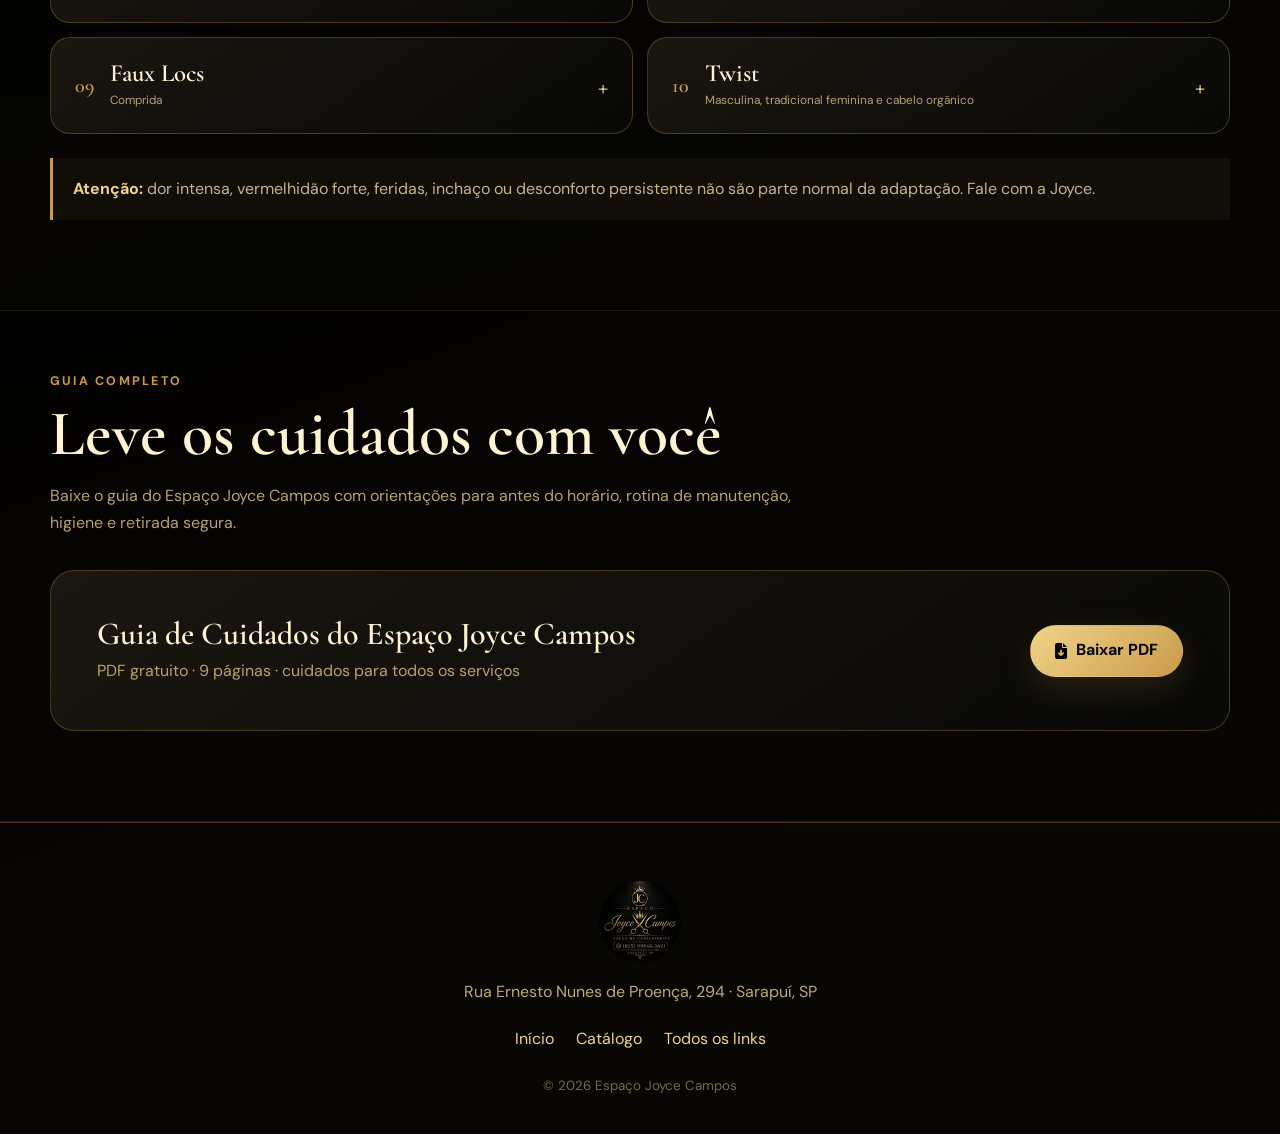
<file: cuidados/index.html>
<!doctype html>
<html lang="pt-BR">
<head>
  <meta charset="utf-8"><meta name="viewport" content="width=device-width, initial-scale=1"><meta name="theme-color" content="#050505">
  <meta name="description" content="Cuidados antes e depois dos serviços de salão, químicas, coloração e tranças do Espaço Joyce Campos.">
  <meta property="og:type" content="website"><meta property="og:locale" content="pt_BR">
  <meta property="og:title" content="Guia de Cuidados · Espaço Joyce Campos">
  <meta property="og:description" content="Cuidados para todos os serviços oferecidos pela Joyce.">
  <meta property="og:image" content="https://joyce-campos.vercel.app/assets/images/og-logo-2026.png">
  <meta property="og:image:width" content="1200"><meta property="og:image:height" content="630"><meta property="og:image:alt" content="Logo do Espaço Joyce Campos">
  <meta name="twitter:card" content="summary_large_image"><meta name="twitter:image" content="https://joyce-campos.vercel.app/assets/images/og-logo-2026.png">
  <title>Guia de Cuidados · Espaço Joyce Campos</title>
  <link rel="preconnect" href="https://fonts.googleapis.com"><link rel="preconnect" href="https://fonts.gstatic.com" crossorigin>
  <link href="https://fonts.googleapis.com/css2?family=Cormorant+Garamond:wght@500;600;700&family=DM+Sans:wght@400;500;600;700&display=swap" rel="stylesheet">
  <link rel="stylesheet" href="https://cdnjs.cloudflare.com/ajax/libs/font-awesome/6.4.0/css/all.min.css"><link rel="stylesheet" href="../catalog-pages.css"><link rel="stylesheet" href="./cuidados.css">
</head>
<body>
  <header class="topbar"><a class="brand" href="../" aria-label="Voltar ao início do Espaço Joyce Campos"><img src="../assets/images/logo-joyce.png" alt="Logo Espaço Joyce Campos" width="52" height="52"><span>Espaço <strong>Joyce Campos</strong></span></a><a class="top-cta" href="https://wa.me/5515998483691?text=Olá%2C%20Joyce!%20Quero%20agendar%20um%20horário." target="_blank" rel="noopener">Agendar</a></header>
  <main>
    <section class="page-hero"><div class="container"><p class="eyebrow">Cuidados que prolongam a beleza</p><h1>Orientações para <em>cada serviço</em></h1><p class="lead">Encontre os cuidados indicados para todos os serviços oferecidos pela Joyce, de tratamentos e químicas aos diferentes estilos de tranças.</p></div></section>
    <section class="section"><div class="container">
      <div class="section-head"><p class="eyebrow">Antes de qualquer atendimento</p><h2>Prepare-se para o seu horário</h2><p class="section-copy">A preparação pode variar conforme o serviço. Em caso de dúvida, confirme com a Joyce antes de lavar, aplicar produtos ou fazer outro procedimento.</p></div>
      <div class="content-grid">
        <article class="number-card"><span class="num">01</span><h3>Conte o histórico do cabelo</h3><p>Avise sobre químicas, colorações, alergias, irritações, sensibilidade, quebra ou procedimentos recentes.</p></article>
        <article class="number-card"><span class="num">02</span><h3>Confirme a preparação</h3><p>Pergunte se deve chegar com o cabelo lavado, seco, desembaraçado ou sem produtos, pois cada serviço pode exigir um preparo diferente.</p></article>
        <article class="number-card"><span class="num">03</span><h3>Combine os detalhes</h3><p>Envie referências e confirme modelo, cor, comprimento, material, valor estimado e duração do atendimento.</p></article>
      </div>
    </div></section>

    <section class="section alt care-section" id="cuidados-salao"><div class="container">
      <div class="section-head"><p class="eyebrow">Fios e acabamento</p><h2>Tratamentos, finalização, cortes, coloração, químicas e extensões</h2><p class="section-copy">Abra a categoria escolhida para ver como preparar e preservar o resultado.</p></div>
      <div class="care-list">
        <details class="care-category" open><summary><span class="care-number">01</span><span><strong>Tratamentos capilares</strong><small>Hidratação, nutrição e reconstrução</small></span></summary><div class="care-content"><ul><li>Informe ressecamento, quebra, elasticidade, oleosidade e químicas recentes para ajudar na avaliação dos fios.</li><li>Evite aplicar óleos ou cremes pesados antes do horário, salvo orientação da Joyce.</li><li>Em casa, use os produtos e a frequência recomendados para a necessidade identificada no atendimento.</li><li>Não combine vários tratamentos intensivos por conta própria; excesso de produto também pode pesar nos fios.</li></ul></div></details>
        <details class="care-category"><summary><span class="care-number">02</span><span><strong>Escovas e finalização</strong><small>Escova, chapinha e babyliss</small></span></summary><div class="care-content"><ul><li>Confirme se deve chegar com o cabelo lavado ou se a lavagem fará parte do atendimento.</li><li>Evite repetir chapinha ou modelador várias vezes no mesmo ponto ao retocar o penteado em casa.</li><li>Proteja o resultado da umidade e durma com o cabelo solto ou preso suavemente, sem marcar os fios.</li><li>Na próxima lavagem, desembarace com delicadeza e retome sua rotina normal de cuidados.</li></ul></div></details>
        <details class="care-category"><summary><span class="care-number">03</span><span><strong>Cortes e penteados</strong><small>Cortes, escova com corte e penteados</small></span></summary><div class="care-content"><ul><li>Leve referências e conte como costuma finalizar o cabelo no dia a dia para alinhar o resultado desejado.</li><li>Desembarace sem puxar e evite prender o cabelo ainda molhado após o corte.</li><li>Mantenha a forma do corte com a finalização indicada e retorne no intervalo combinado com a Joyce.</li><li>Em penteados, retire grampos, elásticos e acessórios com calma para não quebrar ou embaraçar os fios.</li></ul></div></details>
        <details class="care-category"><summary><span class="care-number">04</span><span><strong>Coloração</strong><small>Aplicação simples ou coloração do salão</small></span></summary><div class="care-content"><ul><li>Informe colorações, descolorações, alisamentos e qualquer reação anterior antes de escolher a cor.</li><li>Faça avaliação e teste de mecha quando a Joyce indicar; não esconda produtos já usados no cabelo.</li><li>Prefira produtos próprios para cabelos coloridos e reduza o excesso de calor para preservar cor e brilho.</li><li>Se surgir ardência intensa, feridas ou reação persistente, avise a Joyce e busque orientação de saúde.</li></ul></div></details>
        <details class="care-category"><summary><span class="care-number">05</span><span><strong>Químicas</strong><small>Definitiva, botox capilar e progressiva</small></span></summary><div class="care-content"><ul><li>Conte todo o histórico químico, inclusive alisamentos, tinturas, descolorações e produtos usados em casa.</li><li>Respeite a avaliação e o teste de mecha; fios fragilizados podem precisar de tratamento antes do procedimento.</li><li>Siga o prazo de lavagem e a rotina de manutenção orientados pela Joyce para o produto aplicado.</li><li>Não misture químicas nem faça retoques por conta própria. Em caso de desconforto intenso ou reação, procure orientação adequada.</li></ul></div></details>
        <details class="care-category"><summary><span class="care-number">06</span><span><strong>Extensão de cabelo</strong><small>Mega hair: entrelace, micro link, nó italiano e microcápsulas de queratina</small></span></summary><div class="care-content"><ul><li>Confirme se deve chegar com o cabelo lavado, seco e sem cremes ou óleos, pois a preparação varia conforme a técnica.</li><li>Desembarace com delicadeza, segurando próximo à raiz para não puxar os pontos de fixação.</li><li>Seque completamente a raiz e as junções; evite calor direto, químicas e produtos oleosos sobre os pontos de aplicação.</li><li>Respeite o prazo de manutenção e faça a retirada com uma profissional. Em caso de dor, repuxamento ou queda incomum, fale com a Joyce.</li></ul></div></details>
      </div>
    </div></section>

    <section class="section care-section" id="cuidados-trancas"><div class="container">
      <div class="section-head"><p class="eyebrow">Tranças e extensões</p><h2>Cuidados para cada estilo</h2><p class="section-copy">Além da higiene e da proteção noturna, cada acabamento pede uma atenção diferente.</p></div>
      <div class="care-list care-list-two-columns">
        <details class="care-category"><summary><span class="care-number">01</span><span><strong>Nagô</strong><small>Masculina, tiara, lateral e topo</small></span></summary><div class="care-content"><ul><li>Higienize o couro cabeludo com movimentos leves, sem esfregar ou puxar as divisões.</li><li>Seque completamente a raiz e proteja as tranças com touca ou lenço de cetim ao dormir.</li><li>Evite coçar com as unhas e não mantenha o penteado se houver dor ou repuxamento persistente.</li></ul></div></details>
        <details class="care-category"><summary><span class="care-number">02</span><span><strong>Boxeadora</strong><small>Com cachos, alimentada e simples</small></span></summary><div class="care-content"><ul><li>Preserve as divisões evitando prender ou dobrar as tranças com força.</li><li>Use pequena quantidade de mousse quando necessário e mantenha a raiz seca.</li><li>Nos modelos com cachos, organize as pontas com os dedos e evite escovar a seco.</li></ul></div></details>
        <details class="care-category"><summary><span class="care-number">03</span><span><strong>Ghana Braids</strong><small>Com cachos, sem cachos e cachos na ponta</small></span></summary><div class="care-content"><ul><li>Não faça rabos ou coques muito apertados, especialmente nos primeiros dias.</li><li>Hidrate o couro cabeludo com produto leve e evite acúmulo na base das tranças.</li><li>Proteja as pontas e os cachos com cetim para reduzir atrito e frizz.</li></ul></div></details>
        <details class="care-category"><summary><span class="care-number">04</span><span><strong>Box Braids</strong><small>Chanel, compridas e com nagô lateral</small></span></summary><div class="care-content"><ul><li>Ao dormir, acomode o comprimento sem puxar a raiz e use touca ou fronha de cetim.</li><li>Lave o couro cabeludo suavemente e seque toda a extensão antes de prender.</li><li>Evite manter as tranças além do período recomendado pela Joyce e não ignore crescimento excessivo ou tensão.</li></ul></div></details>
        <details class="care-category"><summary><span class="care-number">05</span><span><strong>Gypsy</strong><small>Com cachos e Boho Braid</small></span></summary><div class="care-content"><ul><li>Separe os cachos com os dedos e aplique mousse leve apenas quando necessário.</li><li>Evite escovar os cachos secos ou usar muito óleo, pois isso aumenta embaraço e acúmulo.</li><li>Divida o cabelo em partes e proteja os cachos com cetim antes de dormir.</li></ul></div></details>
        <details class="care-category"><summary><span class="care-number">06</span><span><strong>Goddess</strong><small>Tranças com cachos soltos</small></span></summary><div class="care-content"><ul><li>Desembarace somente os cachos soltos, com os dedos e de baixo para cima.</li><li>Reduza o atrito com roupas, toalhas e travesseiros para preservar o acabamento.</li><li>Use produto leve nos cachos e evite aplicar creme diretamente nas tranças.</li></ul></div></details>
        <details class="care-category"><summary><span class="care-number">07</span><span><strong>Fulani</strong><small>Sem cachos, freestyle e cabelo orgânico</small></span></summary><div class="care-content"><ul><li>Proteja principalmente as tranças frontais e evite penteados que puxem as bordas.</li><li>Durma com lenço de cetim bem posicionado, sem apertar a testa ou a raiz.</li><li>Retire anéis e pingentes com cuidado e não force acessórios que estejam presos aos fios.</li></ul></div></details>
        <details class="care-category"><summary><span class="care-number">08</span><span><strong>French Curl</strong><small>P, PP e curta</small></span></summary><div class="care-content"><ul><li>Modele as pontas com os dedos e mousse leve para recuperar a definição.</li><li>Não penteie os cachos a seco e evite fontes de calor no cabelo sintético.</li><li>Prenda frouxamente por partes e use cetim para que as pontas não embaracem durante a noite.</li></ul></div></details>
        <details class="care-category"><summary><span class="care-number">09</span><span><strong>Faux Locs</strong><small>Comprida</small></span></summary><div class="care-content"><ul><li>Higienize a raiz sem torcer as locs e enxágue completamente.</li><li>Garanta que a raiz e o comprimento estejam secos antes de prender ou dormir.</li><li>Evite produtos muito densos e não tente refazer ou apertar a base por conta própria.</li></ul></div></details>
        <details class="care-category"><summary><span class="care-number">10</span><span><strong>Twist</strong><small>Masculina, tradicional feminina e cabelo orgânico</small></span></summary><div class="care-content"><ul><li>Separe as twists com delicadeza e não enrole novamente com força quando começarem a soltar.</li><li>Use hidratação leve, evitando excesso de creme entre as mechas.</li><li>Proteja com cetim e confirme com a Joyce quando é hora de manutenção ou retirada.</li></ul></div></details>
      </div>
      <div class="notice"><strong>Atenção:</strong> dor intensa, vermelhidão forte, feridas, inchaço ou desconforto persistente não são parte normal da adaptação. Fale com a Joyce.</div>
    </div></section>

    <section class="section alt"><div class="container">
      <div class="section-head"><p class="eyebrow">Guia completo</p><h2>Leve os cuidados com você</h2><p class="section-copy">Baixe o guia do Espaço Joyce Campos com orientações para antes do horário, rotina de manutenção, higiene e retirada segura.</p></div>
      <div class="download-card"><div><h3>Guia de Cuidados do Espaço Joyce Campos</h3><p>PDF gratuito · 9 páginas · cuidados para todos os serviços</p></div><a class="btn gold" href="../downloads/guia-de-cuidados-espaco-joyce-campos.pdf" download><i class="fa-solid fa-file-arrow-down"></i> Baixar PDF</a></div>
    </div></section>
  </main>
  <footer><img src="../assets/images/logo-joyce.png" alt="Espaço Joyce Campos" width="82" height="82"><p>Rua Ernesto Nunes de Proença, 294 · Sarapuí, SP</p><div class="footer-links"><a href="../">Início</a><a href="../catalogo/#catalogo">Catálogo</a><a href="../links/">Todos os links</a></div><small>© 2026 Espaço Joyce Campos</small></footer>
</body>
</html>
</file>
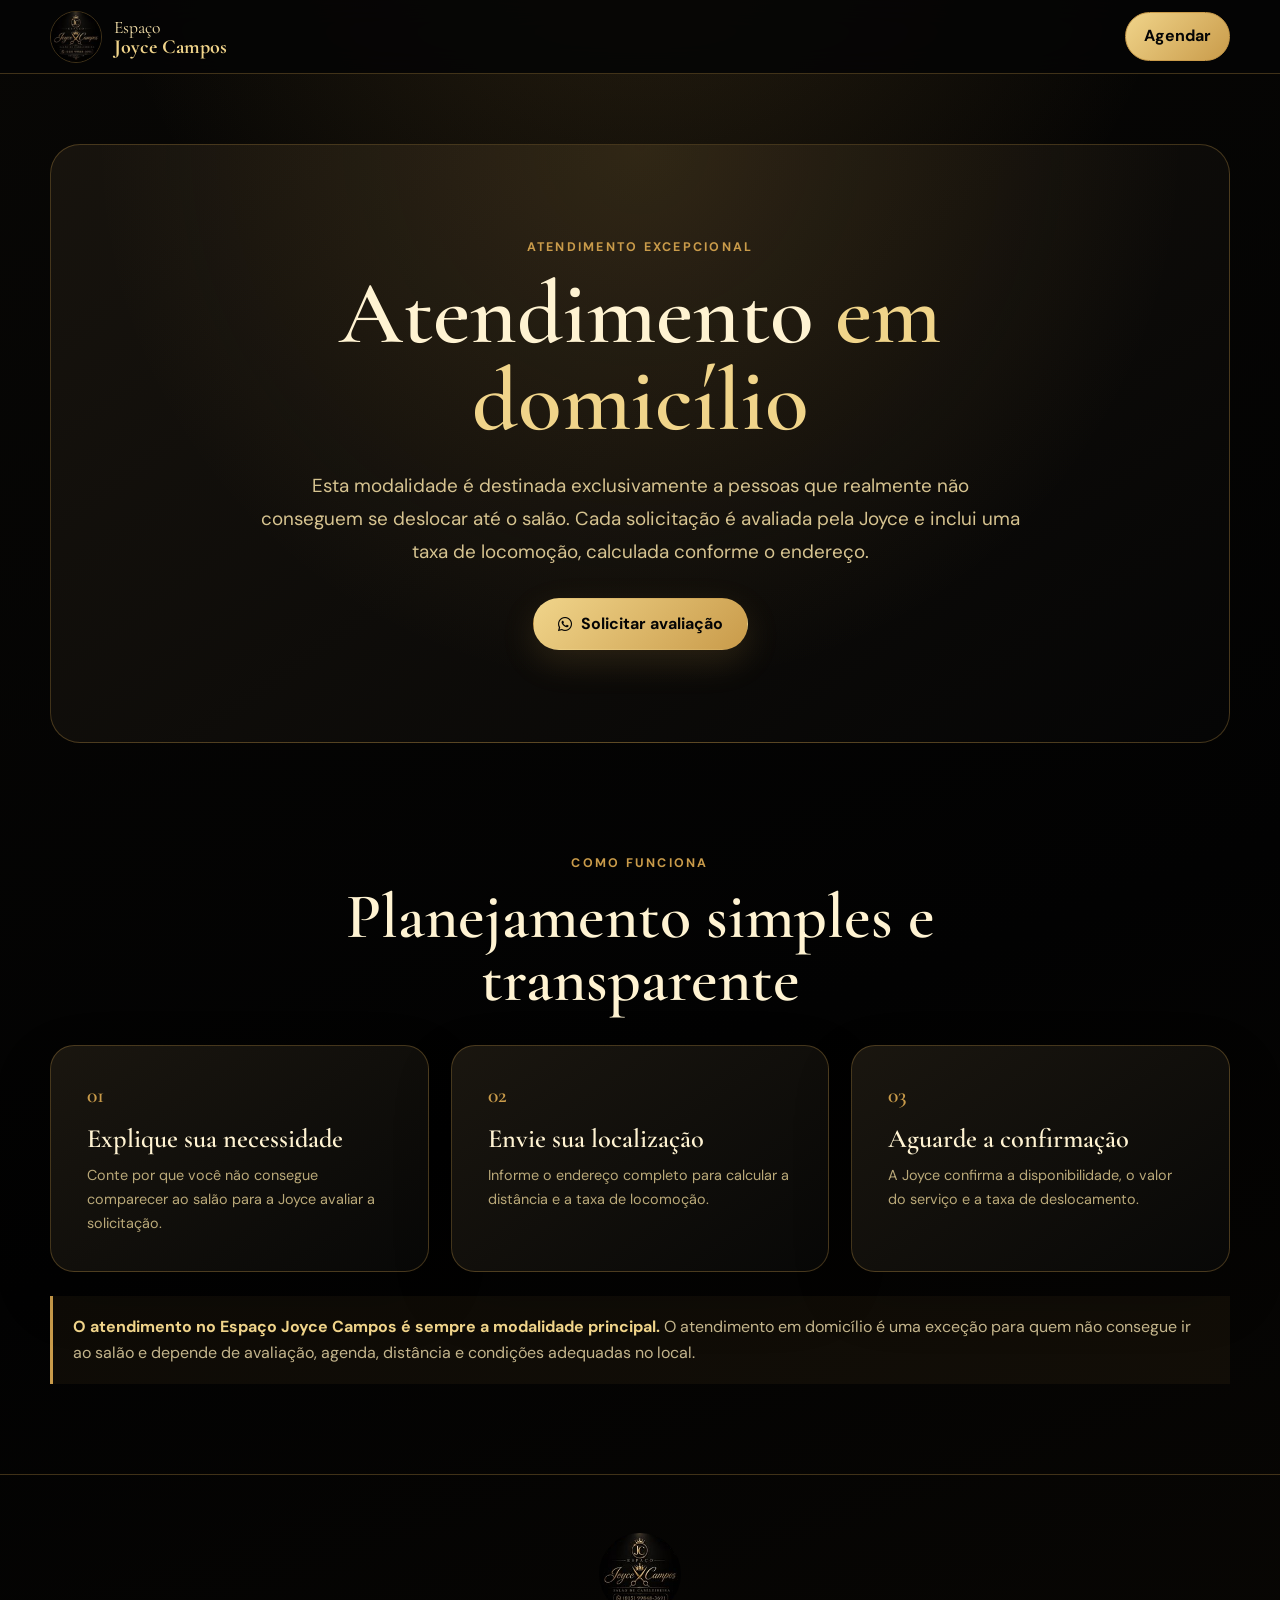
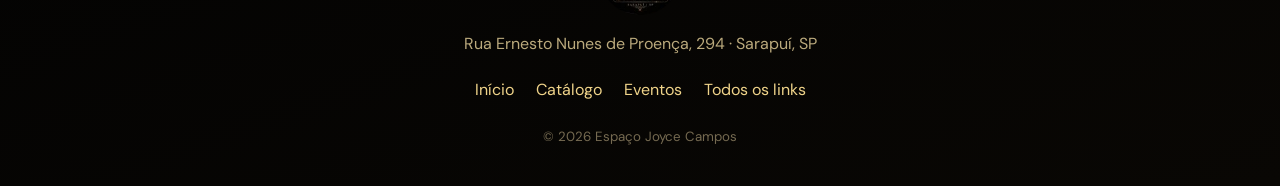
<file: domicilio/index.html>
<!doctype html>
<html lang="pt-BR">
<head>
  <meta charset="utf-8"><meta name="viewport" content="width=device-width, initial-scale=1"><meta name="theme-color" content="#050505"><meta name="description" content="Atendimento excepcional em domicílio para pessoas que não conseguem ir ao Espaço Joyce Campos, com taxa de deslocamento.">
  <meta property="og:type" content="website"><meta property="og:locale" content="pt_BR"><meta property="og:title" content="Atendimento em Domicílio · Espaço Joyce Campos"><meta property="og:description" content="Atendimento excepcional em domicílio, conforme avaliação e agendamento.">
  <meta property="og:image" content="https://joyce-campos.vercel.app/assets/images/og-logo-2026.png"><meta property="og:image:width" content="1200"><meta property="og:image:height" content="630"><meta property="og:image:alt" content="Logo do Espaço Joyce Campos">
  <meta name="twitter:card" content="summary_large_image"><meta name="twitter:image" content="https://joyce-campos.vercel.app/assets/images/og-logo-2026.png">
  <title>Atendimento em Domicílio · Espaço Joyce Campos</title>
  <link rel="preconnect" href="https://fonts.googleapis.com"><link rel="preconnect" href="https://fonts.gstatic.com" crossorigin><link href="https://fonts.googleapis.com/css2?family=Cormorant+Garamond:wght@500;600;700&family=DM+Sans:wght@400;500;600;700&display=swap" rel="stylesheet"><link rel="stylesheet" href="https://cdnjs.cloudflare.com/ajax/libs/font-awesome/6.4.0/css/all.min.css"><link rel="stylesheet" href="../catalog-pages.css">
</head>
<body>
  <header class="topbar"><a class="brand" href="../" aria-label="Voltar ao início do Espaço Joyce Campos"><img src="../assets/images/logo-joyce.png" alt="Logo Espaço Joyce Campos" width="52" height="52"><span>Espaço <strong>Joyce Campos</strong></span></a><a class="top-cta" href="https://wa.me/5515998483691?text=Olá%2C%20Joyce!%20Quero%20agendar%20um%20horário." target="_blank" rel="noopener">Agendar</a></header>
  <main>
    <section class="page-hero"><div class="container"><p class="eyebrow">Atendimento excepcional</p><h1>Atendimento <em>em domicílio</em></h1><p class="lead">Esta modalidade é destinada exclusivamente a pessoas que realmente não conseguem se deslocar até o salão. Cada solicitação é avaliada pela Joyce e inclui uma taxa de locomoção, calculada conforme o endereço.</p><div class="hero-actions" style="justify-content:center"><a class="btn gold" href="https://wa.me/5515998483691?text=Ol%C3%A1%20Joyce!%20N%C3%A3o%20consigo%20ir%20at%C3%A9%20o%20sal%C3%A3o%20e%20gostaria%20de%20consultar%20o%20atendimento%20em%20domic%C3%ADlio.%20Meu%20endere%C3%A7o%20%C3%A9%3A%20" target="_blank" rel="noopener"><i class="fa-brands fa-whatsapp"></i> Solicitar avaliação</a></div></div></section>
    <section class="section"><div class="container"><div class="section-head center"><p class="eyebrow">Como funciona</p><h2>Planejamento simples e transparente</h2></div><div class="content-grid">
      <article class="number-card"><span class="num">01</span><h3>Explique sua necessidade</h3><p>Conte por que você não consegue comparecer ao salão para a Joyce avaliar a solicitação.</p></article>
      <article class="number-card"><span class="num">02</span><h3>Envie sua localização</h3><p>Informe o endereço completo para calcular a distância e a taxa de locomoção.</p></article>
      <article class="number-card"><span class="num">03</span><h3>Aguarde a confirmação</h3><p>A Joyce confirma a disponibilidade, o valor do serviço e a taxa de deslocamento.</p></article>
    </div><div class="notice"><strong>O atendimento no Espaço Joyce Campos é sempre a modalidade principal.</strong> O atendimento em domicílio é uma exceção para quem não consegue ir ao salão e depende de avaliação, agenda, distância e condições adequadas no local.</div></div></section>
  </main>
  <footer><img src="../assets/images/logo-joyce.png" alt="Espaço Joyce Campos" width="82" height="82"><p>Rua Ernesto Nunes de Proença, 294 · Sarapuí, SP</p><div class="footer-links"><a href="../">Início</a><a href="../catalogo/#catalogo">Catálogo</a><a href="../eventos/">Eventos</a><a href="../links/">Todos os links</a></div><small>© 2026 Espaço Joyce Campos</small></footer>
</body>
</html>
</file>
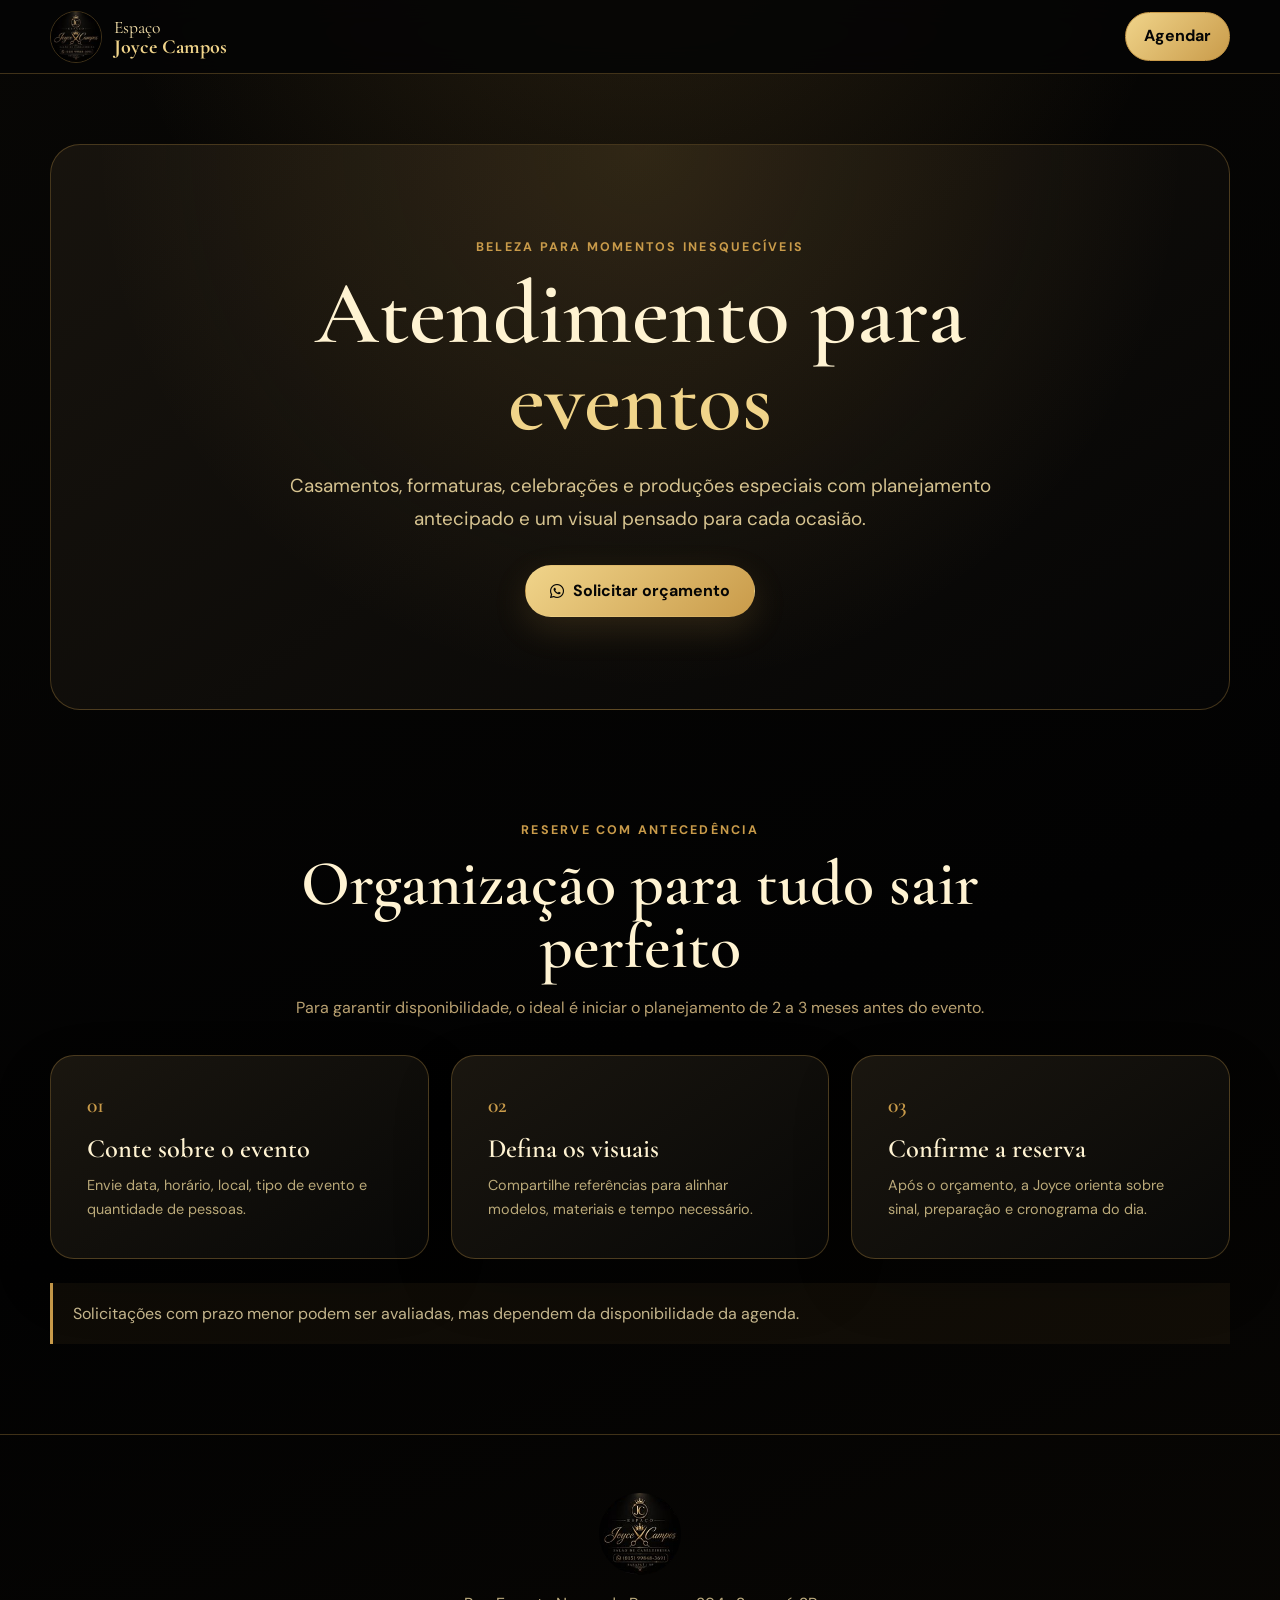
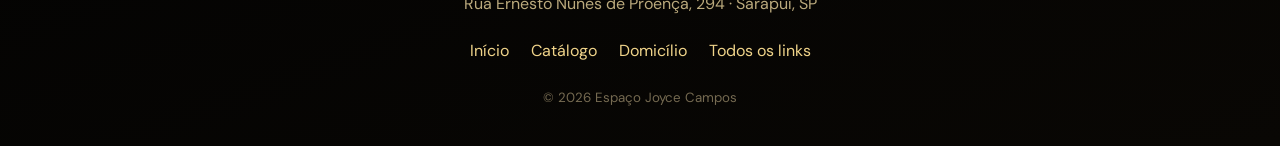
<file: eventos/index.html>
<!doctype html>
<html lang="pt-BR">
<head>
  <meta charset="utf-8"><meta name="viewport" content="width=device-width, initial-scale=1"><meta name="theme-color" content="#050505"><meta name="description" content="Atendimento com tranças para casamentos, formaturas e eventos com Joyce Campos.">
  <meta property="og:type" content="website"><meta property="og:locale" content="pt_BR"><meta property="og:title" content="Atendimento para Eventos · Espaço Joyce Campos"><meta property="og:description" content="Tranças para casamentos, formaturas e ocasiões especiais.">
  <meta property="og:image" content="https://joyce-campos.vercel.app/assets/images/og-logo-2026.png"><meta property="og:image:width" content="1200"><meta property="og:image:height" content="630"><meta property="og:image:alt" content="Logo do Espaço Joyce Campos">
  <meta name="twitter:card" content="summary_large_image"><meta name="twitter:image" content="https://joyce-campos.vercel.app/assets/images/og-logo-2026.png">
  <title>Atendimento para Eventos · Espaço Joyce Campos</title>
  <link rel="preconnect" href="https://fonts.googleapis.com"><link rel="preconnect" href="https://fonts.gstatic.com" crossorigin><link href="https://fonts.googleapis.com/css2?family=Cormorant+Garamond:wght@500;600;700&family=DM+Sans:wght@400;500;600;700&display=swap" rel="stylesheet"><link rel="stylesheet" href="https://cdnjs.cloudflare.com/ajax/libs/font-awesome/6.4.0/css/all.min.css"><link rel="stylesheet" href="../catalog-pages.css">
</head>
<body>
  <header class="topbar"><a class="brand" href="../" aria-label="Voltar ao início do Espaço Joyce Campos"><img src="../assets/images/logo-joyce.png" alt="Logo Espaço Joyce Campos" width="52" height="52"><span>Espaço <strong>Joyce Campos</strong></span></a><a class="top-cta" href="https://wa.me/5515998483691?text=Olá%2C%20Joyce!%20Quero%20agendar%20um%20horário." target="_blank" rel="noopener">Agendar</a></header>
  <main>
    <section class="page-hero"><div class="container"><p class="eyebrow">Beleza para momentos inesquecíveis</p><h1>Atendimento para <em>eventos</em></h1><p class="lead">Casamentos, formaturas, celebrações e produções especiais com planejamento antecipado e um visual pensado para cada ocasião.</p><div class="hero-actions" style="justify-content:center"><a class="btn gold" href="https://wa.me/5515998483691?text=Ol%C3%A1%20Joyce!%20Gostaria%20de%20solicitar%20um%20or%C3%A7amento%20para%20evento." target="_blank" rel="noopener"><i class="fa-brands fa-whatsapp"></i> Solicitar orçamento</a></div></div></section>
    <section class="section"><div class="container"><div class="section-head center"><p class="eyebrow">Reserve com antecedência</p><h2>Organização para tudo sair perfeito</h2><p class="section-copy">Para garantir disponibilidade, o ideal é iniciar o planejamento de 2 a 3 meses antes do evento.</p></div><div class="content-grid">
      <article class="number-card"><span class="num">01</span><h3>Conte sobre o evento</h3><p>Envie data, horário, local, tipo de evento e quantidade de pessoas.</p></article>
      <article class="number-card"><span class="num">02</span><h3>Defina os visuais</h3><p>Compartilhe referências para alinhar modelos, materiais e tempo necessário.</p></article>
      <article class="number-card"><span class="num">03</span><h3>Confirme a reserva</h3><p>Após o orçamento, a Joyce orienta sobre sinal, preparação e cronograma do dia.</p></article>
    </div><div class="notice">Solicitações com prazo menor podem ser avaliadas, mas dependem da disponibilidade da agenda.</div></div></section>
  </main>
  <footer><img src="../assets/images/logo-joyce.png" alt="Espaço Joyce Campos" width="82" height="82"><p>Rua Ernesto Nunes de Proença, 294 · Sarapuí, SP</p><div class="footer-links"><a href="../">Início</a><a href="../catalogo/#catalogo">Catálogo</a><a href="../domicilio/">Domicílio</a><a href="../links/">Todos os links</a></div><small>© 2026 Espaço Joyce Campos</small></footer>
</body>
</html>
</file>
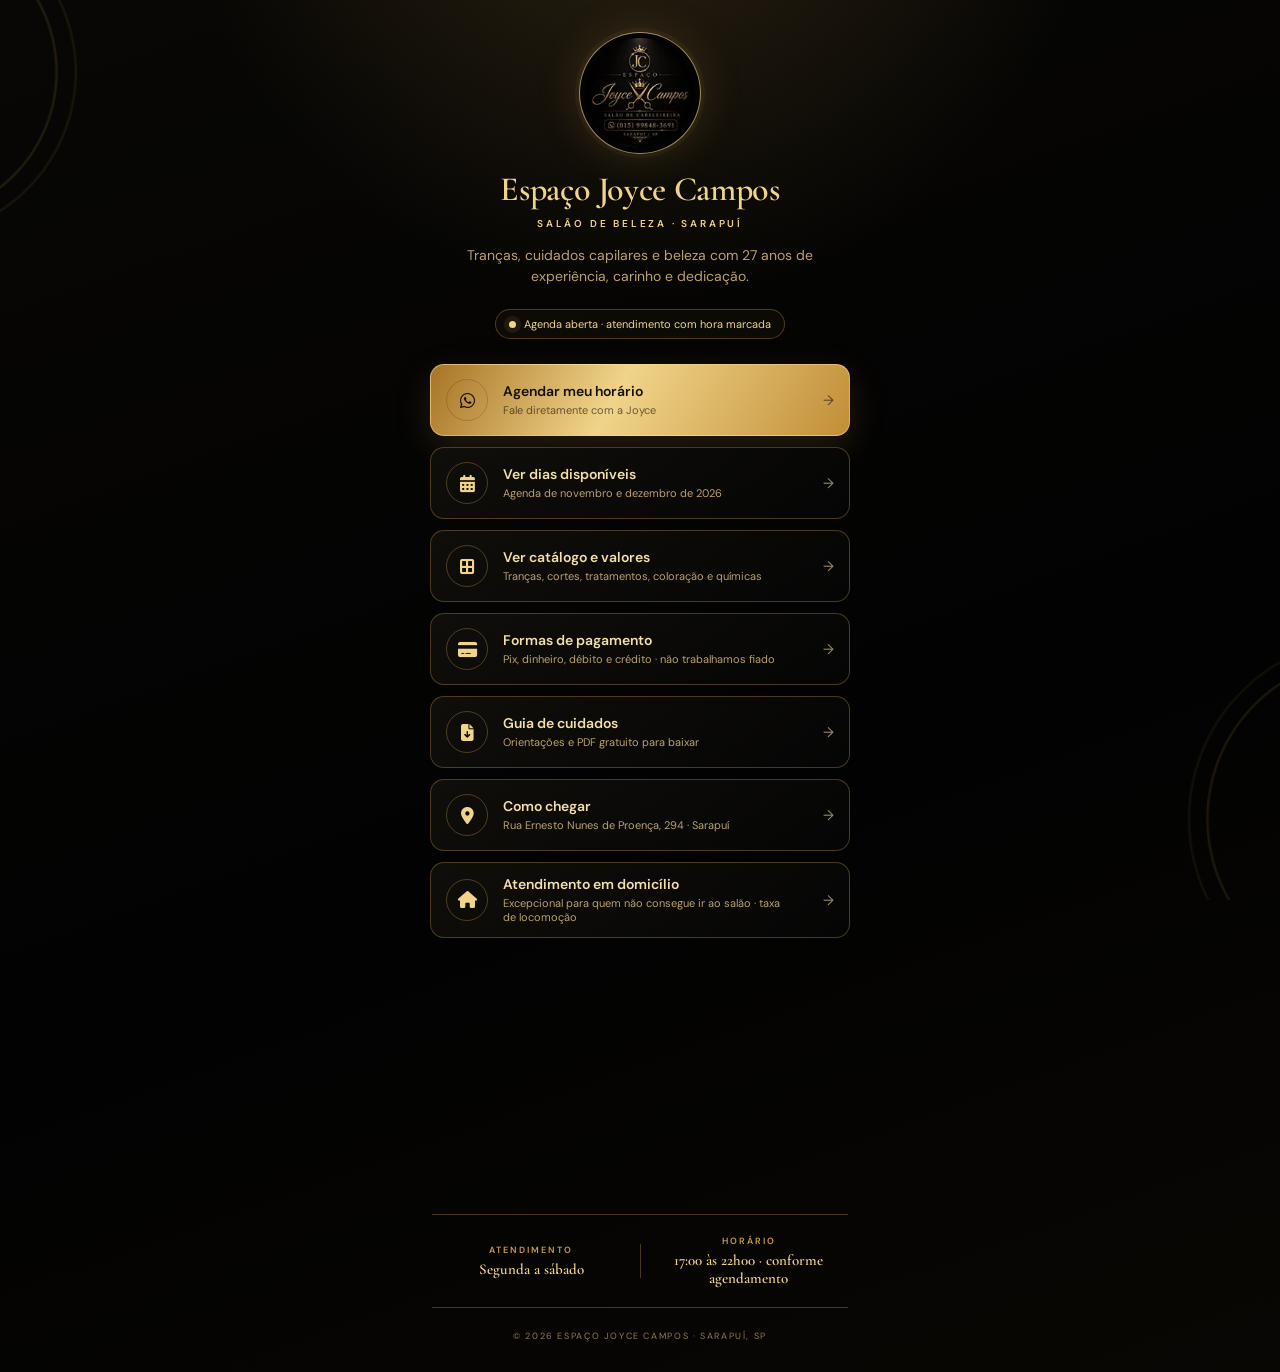
<file: links/index.html>
<!doctype html>
<html lang="pt-BR">
<head>
  <meta charset="utf-8">
  <meta name="viewport" content="width=device-width, initial-scale=1">
  <meta name="theme-color" content="#050505">
  <meta name="description" content="Espaço Joyce Campos — tranças afro, beleza e autoestima. Agende seu horário e conheça o catálogo.">
  <meta property="og:type" content="website">
  <meta property="og:locale" content="pt_BR">
  <meta property="og:title" content="Espaço Joyce Campos">
  <meta property="og:description" content="Tranças, beleza e autoestima. Agende seu horário com a Joyce.">
  <meta property="og:url" content="https://joyce-campos.vercel.app/links/">
  <meta property="og:image" content="https://joyce-campos.vercel.app/assets/images/og-logo-2026.png">
  <meta property="og:image:width" content="1200">
  <meta property="og:image:height" content="630">
  <meta property="og:image:alt" content="Logo do Espaço Joyce Campos">
  <meta name="twitter:card" content="summary_large_image">
  <meta name="twitter:title" content="Espaço Joyce Campos">
  <meta name="twitter:description" content="Tranças, beleza e autoestima. Agende seu horário com a Joyce.">
  <meta name="twitter:image" content="https://joyce-campos.vercel.app/assets/images/og-logo-2026.png">
  <title>Espaço Joyce Campos · Links</title>
  <link rel="icon" href="/assets/images/logo-joyce.png">
  <link rel="preconnect" href="https://fonts.googleapis.com">
  <link rel="preconnect" href="https://fonts.gstatic.com" crossorigin>
  <link href="https://fonts.googleapis.com/css2?family=Cormorant+Garamond:wght@500;600;700&family=DM+Sans:wght@400;500;600&display=swap" rel="stylesheet">
  <link rel="stylesheet" href="https://cdnjs.cloudflare.com/ajax/libs/font-awesome/6.4.0/css/all.min.css">
  <style>
    :root {
      --ink: #050505;
      --ink-soft: #0d0c0a;
      --cream: #f3dfaa;
      --muted: #b9a171;
      --gold: #c99b4a;
      --gold-light: #f0d48a;
      --line: rgba(201, 155, 74, .34);
    }

    * { box-sizing: border-box; }

    html { scroll-behavior: smooth; }

    body {
      margin: 0;
      min-height: 100vh;
      color: var(--cream);
      background:
        radial-gradient(circle at 50% -12%, rgba(201, 155, 74, .2), transparent 29rem),
        linear-gradient(160deg, #080705 0%, #020202 58%, #090704 100%);
      font-family: "DM Sans", sans-serif;
      -webkit-font-smoothing: antialiased;
    }

    body::before {
      content: "";
      position: fixed;
      inset: 0;
      pointer-events: none;
      background:
        radial-gradient(circle at -7% 8%, transparent 0 9rem, rgba(201, 155, 74, .13) 9.1rem 9.18rem, transparent 9.25rem 10.2rem, rgba(201, 155, 74, .09) 10.3rem 10.38rem, transparent 10.45rem),
        radial-gradient(circle at 107% 91%, transparent 0 10rem, rgba(201, 155, 74, .12) 10.1rem 10.18rem, transparent 10.25rem 11.15rem, rgba(201, 155, 74, .08) 11.25rem 11.33rem, transparent 11.4rem);
    }

    .page {
      position: relative;
      width: min(100%, 460px);
      margin: 0 auto;
      padding: 32px 20px 30px;
    }

    .profile {
      text-align: center;
      animation: enter .65s ease both;
    }

    .portrait-wrap {
      position: relative;
      width: 122px;
      height: 122px;
      margin: 0 auto 18px;
      padding: 5px;
      border: 1px solid rgba(240, 212, 138, .65);
      border-radius: 50%;
      background: #030303;
      box-shadow: 0 0 0 4px rgba(201, 155, 74, .06), 0 0 45px rgba(201, 155, 74, .19);
    }

    .portrait {
      display: block;
      width: 100%;
      height: 100%;
      object-fit: contain;
      border-radius: inherit;
    }

    h1 {
      margin: 0;
      color: var(--gold-light);
      font: 600 34px/1.05 "Cormorant Garamond", serif;
      letter-spacing: -.01em;
    }

    .eyebrow {
      margin: 9px 0 0;
      color: var(--gold-light);
      font-size: 10px;
      font-weight: 600;
      letter-spacing: .28em;
      text-transform: uppercase;
    }

    .intro {
      max-width: 350px;
      margin: 15px auto 21px;
      color: var(--muted);
      font-size: 14px;
      line-height: 1.55;
    }

    .availability {
      display: inline-flex;
      align-items: center;
      gap: 8px;
      margin-bottom: 25px;
      padding: 7px 13px;
      color: var(--gold-light);
      background: rgba(201, 155, 74, .045);
      border: 1px solid var(--line);
      border-radius: 999px;
      font-size: 11px;
    }

    .availability::before {
      content: "";
      width: 7px;
      height: 7px;
      background: var(--gold-light);
      border-radius: 50%;
      box-shadow: 0 0 0 5px rgba(201, 155, 74, .1);
      animation: pulse 2.1s ease infinite;
    }

    .links {
      display: grid;
      gap: 11px;
      animation: enter .65s .14s ease both;
    }

    .link {
      display: grid;
      grid-template-columns: 44px 1fr 26px;
      align-items: center;
      gap: 13px;
      min-height: 72px;
      padding: 12px 15px;
      color: var(--cream);
      background: linear-gradient(145deg, rgba(17, 15, 11, .94), rgba(5, 5, 5, .98));
      border: 1px solid var(--line);
      border-radius: 14px;
      text-decoration: none;
      backdrop-filter: blur(8px);
      transition: transform .22s ease, border-color .22s ease, background .22s ease;
    }

    .link:hover,
    .link:focus-visible {
      transform: translateY(-2px);
      background: linear-gradient(145deg, rgba(31, 25, 14, .96), rgba(7, 7, 6, .98));
      border-color: rgba(240, 212, 138, .68);
      outline: none;
    }

    .link.primary {
      color: #17110d;
      background: linear-gradient(118deg, #a87425 0%, var(--gold-light) 44%, #c28e37 100%);
      border-color: rgba(255, 227, 154, .52);
      box-shadow: 0 12px 35px rgba(201, 155, 74, .17);
    }

    .link.primary:hover,
    .link.primary:focus-visible { background: linear-gradient(118deg, #bd8732 0%, #f7dda0 44%, #d3a34f 100%); }

    .icon {
      display: grid;
      place-items: center;
      width: 42px;
      height: 42px;
      color: var(--gold-light);
      border: 1px solid var(--line);
      border-radius: 50%;
      font-size: 17px;
    }

    .primary .icon {
      color: #17110d;
      border-color: rgba(23, 17, 13, .18);
    }

    .copy { min-width: 0; }

    .copy strong {
      display: block;
      font-size: 14px;
      font-weight: 600;
    }

    .copy small {
      display: block;
      margin-top: 3px;
      color: var(--muted);
      font-size: 11px;
      line-height: 1.3;
      white-space: normal;
    }

    .primary .copy small { color: rgba(23, 17, 13, .62); }

    .arrow {
      justify-self: end;
      font-size: 14px;
      opacity: .6;
      transition: transform .22s ease;
    }

    .link:hover .arrow { transform: translateX(3px); }

    .details {
      display: grid;
      grid-template-columns: 1fr 1px 1fr;
      gap: 16px;
      align-items: center;
      margin: 27px 2px 0;
      padding: 20px 7px;
      border-top: 1px solid var(--line);
      border-bottom: 1px solid var(--line);
      text-align: center;
      animation: enter .65s .25s ease both;
    }

    .details span { display: block; }
    .details .label {
      margin-bottom: 4px;
      color: var(--gold);
      font-size: 9px;
      font-weight: 600;
      letter-spacing: .22em;
      text-transform: uppercase;
    }

    .details .value { color: var(--gold-light); font: 600 15px "Cormorant Garamond", serif; }
    .divider { width: 1px; height: 34px; background: var(--line); }

    footer {
      padding-top: 22px;
      color: #8f7a50;
      text-align: center;
      font-size: 9px;
      letter-spacing: .18em;
      text-transform: uppercase;
    }

    @keyframes enter {
      from { opacity: 0; transform: translateY(14px); }
      to { opacity: 1; transform: translateY(0); }
    }

    @keyframes pulse {
      50% { box-shadow: 0 0 0 8px rgba(201, 155, 74, 0); }
    }

    @media (max-width: 370px) {
      .page { padding-inline: 14px; }
      .link { grid-template-columns: 40px 1fr 20px; gap: 10px; }
      .icon { width: 40px; height: 40px; }
    }

    @media (prefers-reduced-motion: reduce) {
      *, *::before, *::after { animation: none !important; transition: none !important; }
    }
  </style>
</head>
<body>
  <main class="page">
    <header class="profile">
      <div class="portrait-wrap">
        <img class="portrait" src="/assets/images/logo-joyce.png" alt="Logo Espaço Joyce Campos">
      </div>
      <h1>Espaço Joyce Campos</h1>
      <p class="eyebrow">Salão de beleza · Sarapuí</p>
      <p class="intro">Tranças, cuidados capilares e beleza com 27 anos de experiência, carinho e dedicação.</p>
      <div class="availability">Agenda aberta · atendimento com hora marcada</div>
    </header>

    <section class="links" aria-label="Links principais">
      <a class="link primary" href="https://wa.me/5515998483691?text=Ol%C3%A1%20Joyce!%20Vim%20pelo%20seu%20link%20da%20bio%20e%20gostaria%20de%20agendar%20um%20hor%C3%A1rio." target="_blank" rel="noopener noreferrer">
        <span class="icon" aria-hidden="true"><i class="fa-brands fa-whatsapp"></i></span>
        <span class="copy"><strong>Agendar meu horário</strong><small>Fale diretamente com a Joyce</small></span>
        <span class="arrow" aria-hidden="true">→</span>
      </a>

      <a class="link" href="/agenda/">
        <span class="icon" aria-hidden="true"><i class="fa-solid fa-calendar-days"></i></span>
        <span class="copy"><strong>Ver dias disponíveis</strong><small>Agenda de novembro e dezembro de 2026</small></span>
        <span class="arrow" aria-hidden="true">→</span>
      </a>

      <a class="link" href="/catalogo/#catalogo">
        <span class="icon" aria-hidden="true"><i class="fa-solid fa-border-all"></i></span>
        <span class="copy"><strong>Ver catálogo e valores</strong><small>Tranças, cortes, tratamentos, coloração e químicas</small></span>
        <span class="arrow" aria-hidden="true">→</span>
      </a>

      <a class="link" href="/pagamentos/">
        <span class="icon" aria-hidden="true"><i class="fa-solid fa-credit-card"></i></span>
        <span class="copy"><strong>Formas de pagamento</strong><small>Pix, dinheiro, débito e crédito · não trabalhamos fiado</small></span>
        <span class="arrow" aria-hidden="true">→</span>
      </a>

      <a class="link" href="/cuidados/">
        <span class="icon" aria-hidden="true"><i class="fa-solid fa-file-arrow-down"></i></span>
        <span class="copy"><strong>Guia de cuidados</strong><small>Orientações e PDF gratuito para baixar</small></span>
        <span class="arrow" aria-hidden="true">→</span>
      </a>

      <a class="link" href="https://www.google.com/maps/dir/?api=1&amp;destination=Rua+Ernesto+Nunes+de+Proen%C3%A7a%2C+294%2C+Sarapu%C3%AD%2C+SP" target="_blank" rel="noopener noreferrer">
        <span class="icon" aria-hidden="true"><i class="fa-solid fa-location-dot"></i></span>
        <span class="copy"><strong>Como chegar</strong><small>Rua Ernesto Nunes de Proença, 294 · Sarapuí</small></span>
        <span class="arrow" aria-hidden="true">→</span>
      </a>

      <a class="link" href="/domicilio/">
        <span class="icon" aria-hidden="true"><i class="fa-solid fa-house"></i></span>
        <span class="copy"><strong>Atendimento em domicílio</strong><small>Excepcional para quem não consegue ir ao salão · taxa de locomoção</small></span>
        <span class="arrow" aria-hidden="true">→</span>
      </a>

      <a class="link" href="/eventos/">
        <span class="icon" aria-hidden="true"><i class="fa-solid fa-calendar-days"></i></span>
        <span class="copy"><strong>Atendimento para eventos</strong><small>Casamentos, formaturas e ocasiões especiais</small></span>
        <span class="arrow" aria-hidden="true">→</span>
      </a>

      <a class="link" href="https://www.instagram.com/espacojoycecampos?utm_source=ig_web_button_share_sheet&amp;igsi=ZDNlZDc0MzIxNw==" target="_blank" rel="noopener noreferrer">
        <span class="icon" aria-hidden="true"><i class="fa-brands fa-instagram"></i></span>
        <span class="copy"><strong>Ver os trabalhos</strong><small>Inspirações, resultados e novidades</small></span>
        <span class="arrow" aria-hidden="true">→</span>
      </a>

      <a class="link" href="/">
        <span class="icon" aria-hidden="true"><i class="fa-solid fa-globe"></i></span>
        <span class="copy"><strong>Conhecer o Espaço Joyce Campos</strong><small>História, experiência e diferenciais</small></span>
        <span class="arrow" aria-hidden="true">→</span>
      </a>
    </section>

    <section class="details" aria-label="Informações de atendimento">
      <div><span class="label">Atendimento</span><span class="value">Segunda a sábado</span></div>
      <span class="divider" aria-hidden="true"></span>
      <div><span class="label">Horário</span><span class="value">17:00 às 22h00 · conforme agendamento</span></div>
    </section>

    <footer>© 2026 Espaço Joyce Campos · Sarapuí, SP</footer>
  </main>
</body>
</html>
</file>
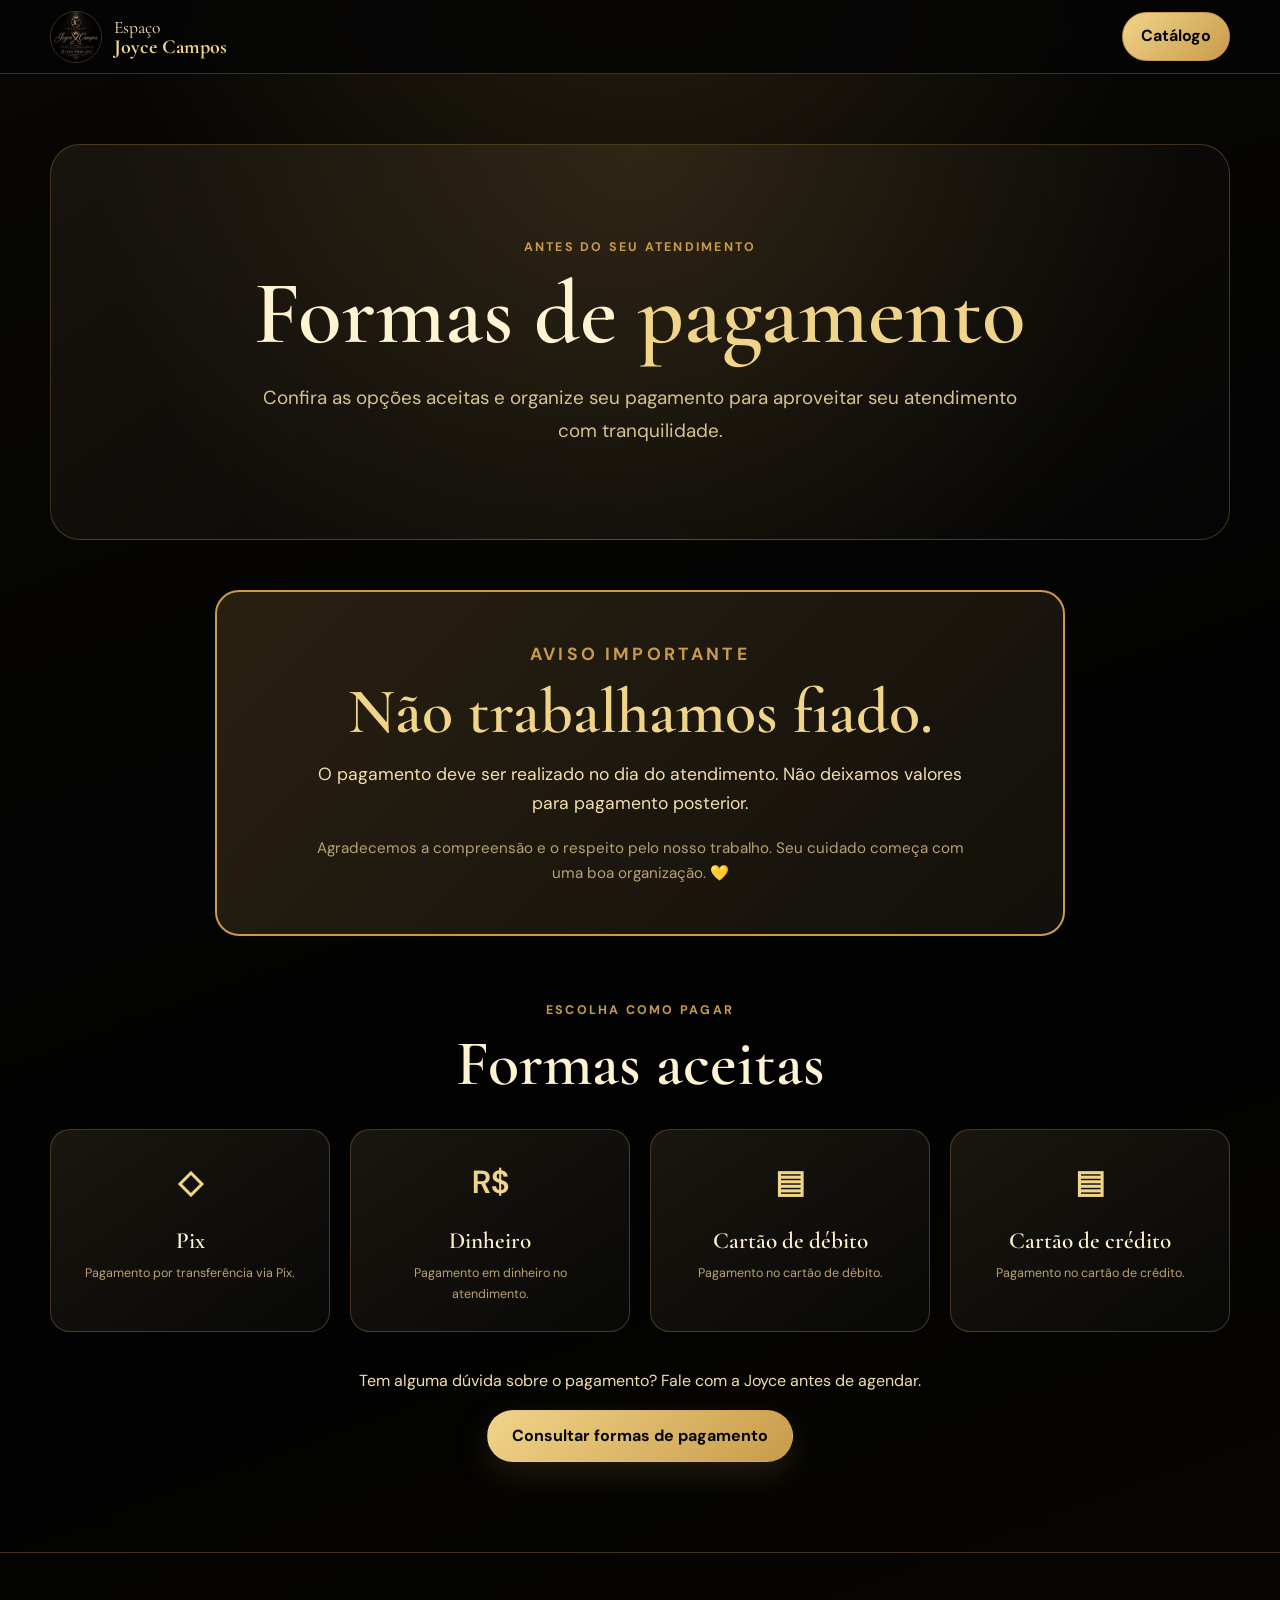
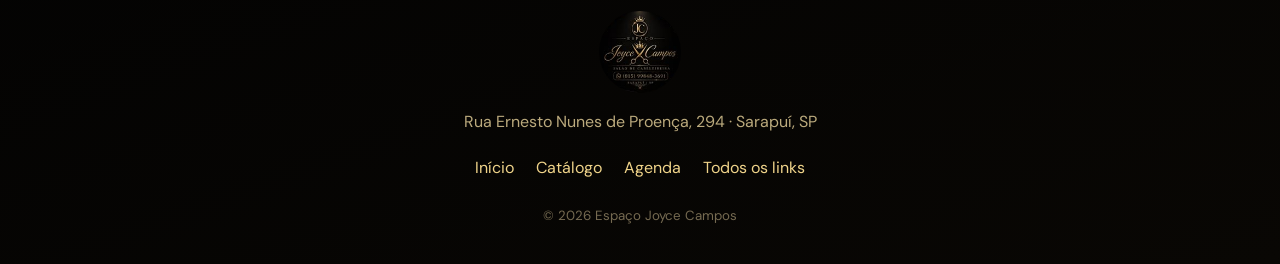
<file: pagamentos/index.html>
<!doctype html>
<html lang="pt-BR">
<head>
  <meta charset="utf-8">
  <meta name="viewport" content="width=device-width, initial-scale=1">
  <meta name="theme-color" content="#050505">
  <meta name="description" content="Formas de pagamento do Espaço Joyce Campos: Pix, dinheiro e cartões de débito e crédito. Não trabalhamos fiado.">
  <meta property="og:type" content="website">
  <meta property="og:locale" content="pt_BR">
  <meta property="og:title" content="Formas de pagamento · Espaço Joyce Campos">
  <meta property="og:description" content="Pix, dinheiro, débito e crédito. Confira as orientações de pagamento antes do seu atendimento.">
  <meta property="og:image" content="https://joyce-campos.vercel.app/assets/images/og-logo-2026.png">
  <title>Formas de pagamento · Espaço Joyce Campos</title>
  <link rel="icon" href="../assets/images/logo-joyce.png">
  <link rel="preconnect" href="https://fonts.googleapis.com">
  <link rel="preconnect" href="https://fonts.gstatic.com" crossorigin>
  <link href="https://fonts.googleapis.com/css2?family=Cormorant+Garamond:wght@500;600;700&family=DM+Sans:wght@400;500;600;700&display=swap" rel="stylesheet">
  <link rel="stylesheet" href="../catalog-pages.css">
  <link rel="stylesheet" href="pagamentos.css">
</head>
<body>
  <header class="topbar"><a class="brand" href="../" aria-label="Voltar ao início do Espaço Joyce Campos"><img src="../assets/images/logo-joyce.png" alt="Logo Espaço Joyce Campos" width="52" height="52"><span>Espaço <strong>Joyce Campos</strong></span></a><a class="top-cta" href="../catalogo/">Catálogo</a></header>
  <main>
    <section class="page-hero"><div class="container"><p class="eyebrow">Antes do seu atendimento</p><h1>Formas de <em>pagamento</em></h1><p class="lead">Confira as opções aceitas e organize seu pagamento para aproveitar seu atendimento com tranquilidade.</p></div></section>
    <section class="section payment-section" aria-labelledby="payment-policy"><div class="container">
      <div class="payment-policy"><p class="eyebrow">Aviso importante</p><h2 id="payment-policy">Não trabalhamos fiado.</h2><p>O pagamento deve ser realizado no dia do atendimento. Não deixamos valores para pagamento posterior.</p><p class="payment-thanks">Agradecemos a compreensão e o respeito pelo nosso trabalho. Seu cuidado começa com uma boa organização. 💛</p></div>
      <div class="section-head center"><p class="eyebrow">Escolha como pagar</p><h2>Formas aceitas</h2></div>
      <div class="payment-methods">
        <article class="card"><span class="payment-symbol" aria-hidden="true">◇</span><h3>Pix</h3><p>Pagamento por transferência via Pix.</p></article>
        <article class="card"><span class="payment-symbol" aria-hidden="true">R$</span><h3>Dinheiro</h3><p>Pagamento em dinheiro no atendimento.</p></article>
        <article class="card"><span class="payment-symbol" aria-hidden="true">▤</span><h3>Cartão de débito</h3><p>Pagamento no cartão de débito.</p></article>
        <article class="card"><span class="payment-symbol" aria-hidden="true">▤</span><h3>Cartão de crédito</h3><p>Pagamento no cartão de crédito.</p></article>
      </div>
      <div class="payment-contact"><p>Tem alguma dúvida sobre o pagamento? Fale com a Joyce antes de agendar.</p><a class="btn gold" href="https://wa.me/5515998483691?text=Ol%C3%A1%2C%20Joyce!%20Gostaria%20de%20tirar%20uma%20d%C3%BAvida%20sobre%20as%20formas%20de%20pagamento." target="_blank" rel="noopener">Consultar formas de pagamento</a></div>
    </div></section>
  </main>
  <footer><img src="../assets/images/logo-joyce.png" alt="Espaço Joyce Campos" width="82" height="82"><p>Rua Ernesto Nunes de Proença, 294 · Sarapuí, SP</p><div class="footer-links"><a href="../">Início</a><a href="../catalogo/">Catálogo</a><a href="../agenda/">Agenda</a><a href="../links/">Todos os links</a></div><small>© 2026 Espaço Joyce Campos</small></footer>
</body>
</html>
</file>
<file: catalog-pages.css>
:root {
  --ink:#050505;
  --panel:#12100c;
  --cream:#f3dfaa;
  --muted:#b9a171;
  --gold:#c99b4a;
  --gold-light:#f0d48a;
  --line:rgba(201,155,74,.3);
}
* { box-sizing:border-box; }
html { scroll-behavior:smooth; }
body { margin:0; color:var(--cream); background:radial-gradient(circle at 50% -8rem,rgba(201,155,74,.18),transparent 34rem),linear-gradient(160deg,#080705 0%,#020202 58%,#090704 100%); font-family:"DM Sans",sans-serif; line-height:1.65; -webkit-font-smoothing:antialiased; }
a { color:inherit; }
img { display:block; max-width:100%; }
.container { width:min(1180px,calc(100% - 40px)); margin-inline:auto; }
.topbar { position:sticky; z-index:20; top:0; display:flex; align-items:center; justify-content:space-between; min-height:74px; padding:10px max(20px,calc((100vw - 1180px)/2)); border-bottom:1px solid var(--line); background:rgba(5,5,5,.9); backdrop-filter:blur(14px); }
.brand { display:flex; align-items:center; gap:12px; text-decoration:none; font:1.1rem "Cormorant Garamond",serif; }
.brand img { width:52px; height:52px; border:1px solid var(--line); border-radius:50%; }
.brand strong { display:block; color:var(--gold-light); font-size:1.25rem; line-height:.9; }
.top-cta { padding:10px 18px; border:1px solid var(--gold); border-radius:999px; color:var(--ink); background:linear-gradient(135deg,var(--gold-light),var(--gold)); font-weight:700; text-decoration:none; }
.eyebrow { margin:0 0 12px; color:var(--gold); font-size:.78rem; font-weight:700; letter-spacing:.18em; text-transform:uppercase; }
h1,h2,h3,p { margin-top:0; }
h1,h2,h3 { color:#fff3d2; font-family:"Cormorant Garamond",serif; font-weight:600; }
h1 { max-width:900px; margin:0 auto 24px; font-size:clamp(3.15rem,7vw,6rem); line-height:.98; }
h1 em { color:var(--gold-light); font-style:normal; }
h2 { margin-bottom:16px; font-size:clamp(2.4rem,5vw,4rem); line-height:.98; }
h3 { margin-bottom:10px; font-size:1.65rem; line-height:1.05; }
.lead { max-width:760px; margin:0 auto; color:#d6c390; font-size:clamp(1rem,2vw,1.18rem); line-height:1.75; }
.hero { min-height:610px; }
.hero-grid { display:grid; grid-template-columns:1.08fr .92fr; gap:clamp(32px,6vw,82px); align-items:center; min-height:610px; padding:80px 0; }
.hero-copy h1 { max-width:720px; margin:0 0 24px; }
.hero-copy .lead { margin:0; }
.hero-copy .hero-actions { justify-content:flex-start; }
.hero-photo { position:relative; width:min(100%,470px); justify-self:end; }
.hero-photo::before { content:""; position:absolute; inset:-12px; border:1px solid var(--gold); border-radius:50%; opacity:.65; }
.hero-photo img { position:relative; aspect-ratio:1; width:100%; border-radius:50%; object-fit:cover; object-position:center 20%; filter:saturate(.9) sepia(.03); }
.photo-note { position:absolute; right:-16px; bottom:8%; display:grid; place-items:center; width:132px; min-height:132px; padding:18px; border:1px solid var(--gold-light); border-radius:50%; color:var(--ink); background:linear-gradient(135deg,var(--gold-light),var(--gold)); text-align:center; transform:rotate(-7deg); }
.photo-note strong { font:700 1.2rem/1.05 "Cormorant Garamond",serif; }
.photo-note small { display:block; margin-top:5px; font-size:.62rem; line-height:1.25; }
.page-hero { padding:70px 0 50px; }
.page-hero .container { padding:clamp(48px,8vw,92px) clamp(24px,7vw,80px); border:1px solid var(--line); border-radius:30px; background:radial-gradient(circle at 50% 0,rgba(201,155,74,.17),transparent 34rem),linear-gradient(145deg,rgba(24,20,14,.96),rgba(5,5,5,.98)); text-align:center; }
.hero-actions,.cta-actions { display:flex; flex-wrap:wrap; justify-content:center; gap:12px; margin-top:30px; }
.btn { display:inline-flex; min-height:52px; align-items:center; justify-content:center; gap:9px; padding:0 24px; border:1px solid var(--gold); border-radius:999px; color:var(--gold-light); background:rgba(201,155,74,.04); font-weight:700; text-decoration:none; transition:transform .2s ease,box-shadow .2s ease; }
.btn:hover { transform:translateY(-2px); }
.btn.gold { border-color:transparent; color:var(--ink); background:linear-gradient(135deg,var(--gold-light),var(--gold)); box-shadow:0 12px 34px rgba(201,155,74,.16); }
.section { padding:60px 0 90px; }
.section.alt { border-block:1px solid rgba(201,155,74,.15); background:rgba(0,0,0,.2); }
.section-head { max-width:760px; margin-bottom:34px; }
.section-head.center { margin-inline:auto; text-align:center; }
.section-copy { color:var(--muted); line-height:1.7; }
.content-grid { display:grid; grid-template-columns:repeat(3,minmax(0,1fr)); gap:22px; }
.proof-grid { display:grid; grid-template-columns:.8fr 2.2fr; gap:22px; }
.years-card { display:flex; min-height:100%; flex-direction:column; justify-content:space-between; padding:clamp(28px,4vw,40px); border:1px solid var(--gold); border-radius:24px; background:radial-gradient(circle at 80% 0,rgba(201,155,74,.18),transparent 55%),var(--panel); }
.years-card strong { color:var(--gold-light); font:600 clamp(4rem,8vw,6rem)/1 "Cormorant Garamond",serif; }
.years-card span { max-width:230px; color:#fff3d2; font:600 1.7rem/1.05 "Cormorant Garamond",serif; }
.years-card small { color:var(--muted); font-size:.72rem; }
.cert-grid { display:grid; grid-template-columns:repeat(3,minmax(0,1fr)); gap:14px; }
.card { padding:26px; border:1px solid var(--line); border-radius:20px; background:linear-gradient(145deg,rgba(27,23,16,.96),rgba(8,8,7,.98)); }
.card .icon { display:grid; width:44px; height:44px; place-items:center; margin-bottom:20px; border:1px solid var(--line); border-radius:50%; color:var(--gold-light); }
.card h3 { font-size:1.45rem; }
.card p { margin-bottom:0; color:var(--muted); font-size:.78rem; }
.about-grid { display:grid; grid-template-columns:.85fr 1.15fr; gap:clamp(36px,7vw,80px); align-items:center; }
.about-grid>img { width:100%; aspect-ratio:.86; border:1px solid var(--line); border-radius:28px; object-fit:cover; object-position:center 22%; box-shadow:0 24px 60px rgba(0,0,0,.28); }
.check-list { display:grid; grid-template-columns:repeat(2,minmax(0,1fr)); gap:12px; margin-top:26px; }
.check { padding:15px; border:1px solid var(--line); border-radius:14px; color:#d8c394; background:rgba(201,155,74,.035); font-size:.8rem; }
.check i { margin-right:8px; color:var(--gold-light); }
.number-card { padding:clamp(24px,4vw,36px); border:1px solid var(--line); border-radius:24px; background:linear-gradient(145deg,rgba(27,23,16,.96),rgba(8,8,7,.98)); box-shadow:0 24px 60px rgba(0,0,0,.2); }
.number-card .num { display:block; margin-bottom:18px; color:var(--gold); font:600 1.35rem "Cormorant Garamond",serif; }
.number-card p { margin-bottom:0; color:#baa979; font-size:.9rem; line-height:1.65; }
.notice { margin-top:24px; padding:18px 20px; border-left:3px solid var(--gold); color:#c4b58c; background:rgba(201,155,74,.06); line-height:1.6; }
.notice strong { color:var(--gold-light); }
.download-card { display:grid; grid-template-columns:1fr auto; gap:30px; align-items:center; padding:clamp(26px,5vw,46px); border:1px solid var(--line); border-radius:24px; background:linear-gradient(145deg,rgba(27,23,16,.96),rgba(8,8,7,.98)); }
.download-card h3 { margin-bottom:7px; font-size:2rem; }
.download-card p { margin-bottom:0; color:var(--muted); }
.cta { padding:clamp(34px,6vw,70px); border:1px solid var(--line); border-radius:30px; background:radial-gradient(circle at 100% 0,rgba(201,155,74,.13),transparent 45%),var(--panel); text-align:center; }
.cta h2 { max-width:760px; margin-inline:auto; }
footer { padding:58px 20px 36px; border-top:1px solid var(--line); color:#bbaa7d; text-align:center; }
footer img { margin:0 auto 16px; border-radius:50%; }
.footer-links { display:flex; flex-wrap:wrap; justify-content:center; gap:10px 22px; margin:20px 0; }
.footer-links a { color:var(--gold-light); text-decoration:none; }
footer small { color:#756a51; }
@media (max-width:860px) {
  .content-grid { grid-template-columns:1fr; }
  .hero-grid,.about-grid,.proof-grid { grid-template-columns:1fr; }
  .hero-copy { text-align:center; }
  .hero-copy .lead { margin-inline:auto; }
  .hero-copy .hero-actions { justify-content:center; }
  .hero-photo { width:min(78vw,440px); justify-self:center; }
  .cert-grid { grid-template-columns:1fr; }
}
@media (max-width:620px) {
  .topbar { min-height:66px; }
  .brand span { display:none; }
  .brand img { width:46px; height:46px; }
  .top-cta { padding:9px 15px; }
  .container { width:min(100% - 28px,1180px); }
  .page-hero { padding-top:42px; }
  .page-hero .container { border-radius:22px; }
  h1 { font-size:clamp(3rem,15vw,4.8rem); }
  .hero-grid { gap:50px; min-height:auto; padding:48px 0 70px; }
  .photo-note { right:-8px; width:108px; min-height:108px; padding:13px; }
  .section { padding:48px 0 70px; }
  .check-list { grid-template-columns:1fr; }
  .download-card { grid-template-columns:1fr; }
  .download-card .btn,.cta .btn { width:100%; }
}
@media (prefers-reduced-motion:reduce) { html { scroll-behavior:auto; } *,*::before,*::after { transition-duration:.01ms!important; } }
</file>
<file: agenda/agenda.css>
.agenda-main { max-width:1000px; padding-block:64px; }
.agenda-main h1 { margin-left:0; }
.agenda-main .lead { margin-left:0; }
.legend { display:flex; flex-wrap:wrap; gap:12px 24px; list-style:none; padding:0; margin:28px 0 14px; }
.legend li::before { content:""; display:inline-block; width:12px; height:12px; margin-right:8px; border-radius:50%; background:#746952; }
.legend .available::before { background:#8bcc9b; }
.legend .busy::before { background:#f5d34f; }
.legend .off::before { background:#f16b6b; }
.calendars { display:grid; grid-template-columns:repeat(2,minmax(0,1fr)); gap:24px; margin-top:24px; }
.month { padding:24px 16px; border:1px solid var(--line); border-radius:22px; background:var(--panel); }
.month h2 { font-size:2rem; text-align:center; }
.month table { width:100%; table-layout:fixed; border-spacing:5px; }
.month th { font-size:.75rem; color:var(--muted); font-weight:500; }
.month td { height:52px; text-align:center; vertical-align:middle; }
.day { width:100%; min-height:48px; display:grid; place-content:center; gap:2px; border-radius:10px; border:1px solid #746952; background:#242017; color:#dbcdb0; font:600 1rem "DM Sans",sans-serif; }
.day.available { background:#172b1e; color:#b3e2bd; border-color:#668d70; }
.day.busy { background:#3b3212; color:#ffe477; border-color:#d2b43f; }
.day.off { background:#3b1717; color:#ffabab; border-color:#e26767; }
.day small { font-size:.65rem; font-weight:400; }
button.day { cursor:pointer; }
button:focus-visible, a:focus-visible, summary:focus-visible, input:focus-visible, select:focus-visible { outline:3px solid var(--gold-light); outline-offset:3px; }
.agenda-button { min-height:44px; padding:10px 18px; border:1px solid var(--gold); border-radius:12px; background:#201a10; color:var(--cream); font:600 .95rem "DM Sans",sans-serif; cursor:pointer; }
.agenda-button:disabled { opacity:.55; cursor:wait; }
.agenda-note { margin-top:24px; color:var(--muted); }
.whatsapp { display:inline-block; }
.admin { margin-top:48px; border-top:1px solid var(--line); padding-top:20px; }
.admin summary { cursor:pointer; color:var(--muted); }
.admin form { max-width:420px; margin-block:24px; }
.admin label { display:block; margin-bottom:6px; }
.admin input, .admin select { width:100%; min-height:48px; margin-bottom:16px; padding:12px; color:var(--cream); background:var(--panel); border:1px solid var(--line); border-radius:10px; font:inherit; }
.admin h2 { font-size:1.7rem; }
[hidden] { display:none !important; }
@media (max-width:700px) { .calendars { grid-template-columns:1fr; } .agenda-main { padding-block:40px; } }
@media (max-width:360px) { .month { padding-inline:8px; } .month table { border-spacing:3px; } .day small { font-size:.58rem; } }
</file>
<file: catalogo/catalogo.css>
:root { --ink:#050505; --panel:#12100c; --cream:#f3dfaa; --muted:#b9a171; --gold:#c99b4a; --gold-light:#f0d48a; --line:rgba(201,155,74,.3); }
* { box-sizing:border-box; }
[hidden] { display:none!important; }
html { scroll-behavior:smooth; }
body { margin:0; color:var(--cream); background:radial-gradient(circle at 50% -8rem,rgba(201,155,74,.18),transparent 34rem),linear-gradient(160deg,#080705 0%,#020202 58%,#090704 100%); font-family:"DM Sans",sans-serif; -webkit-font-smoothing:antialiased; }
a { color:inherit; }
img { display:block; max-width:100%; }
button,a { -webkit-tap-highlight-color:transparent; }
.topbar { position:sticky; z-index:20; top:0; display:flex; align-items:center; justify-content:space-between; min-height:74px; padding:10px max(20px,calc((100vw - 1180px)/2)); border-bottom:1px solid var(--line); background:rgba(5,5,5,.9); backdrop-filter:blur(14px); }
.brand { display:flex; align-items:center; gap:12px; text-decoration:none; font:1.1rem "Cormorant Garamond",serif; }
.brand img { width:52px; height:52px; border:1px solid var(--line); border-radius:50%; }
.brand strong { display:block; color:var(--gold-light); font-size:1.25rem; line-height:.9; }
.top-cta { padding:10px 18px; border:1px solid var(--gold); border-radius:999px; color:var(--ink); background:linear-gradient(135deg,var(--gold-light),var(--gold)); font-weight:700; text-decoration:none; }
main { overflow:hidden; }
.hero,.catalog-section,.booking { width:min(1180px,calc(100% - 40px)); margin-inline:auto; }
.hero { min-height:520px; padding:100px 0; }
.eyebrow { margin:0 0 12px; color:var(--gold); font-size:.78rem; font-weight:700; letter-spacing:.18em; text-transform:uppercase; }
h1,h2 { margin:0; font-family:"Cormorant Garamond",serif; font-weight:600; line-height:.98; }
h1 { max-width:720px; color:#fff3d2; font-size:clamp(3.15rem,7vw,6.5rem); }
h2 { color:#fff3d2; font-size:clamp(2.4rem,5vw,4rem); }
.hero-copy>p:not(.eyebrow) { max-width:650px; margin:24px 0 30px; color:#d6c390; font-size:clamp(1rem,2vw,1.18rem); line-height:1.75; }
.button { display:inline-flex; min-height:52px; align-items:center; justify-content:center; padding:0 24px; border-radius:999px; font-weight:700; text-decoration:none; transition:transform .2s ease,box-shadow .2s ease; }
.button:hover { transform:translateY(-2px); }
.button-primary { color:var(--ink); background:linear-gradient(135deg,var(--gold-light),var(--gold)); box-shadow:0 12px 34px rgba(201,155,74,.16); }
.catalog-section { padding:70px 0 110px; scroll-margin-top:80px; }
.section-heading { display:flex; align-items:end; justify-content:space-between; gap:24px; padding-bottom:28px; border-bottom:1px solid var(--line); }
.section-heading>p { max-width:none; margin:0; color:var(--muted); line-height:1.55; text-align:right; white-space:nowrap; }
.catalog-nav { display:grid; grid-template-columns:repeat(auto-fit,minmax(190px,1fr)); gap:12px; margin:28px 0 42px; }
.catalog-nav a { display:flex; min-height:66px; align-items:center; gap:12px; padding:14px 18px; border:1px solid var(--line); border-radius:16px; color:#e4ce98; background:rgba(201,155,74,.035); font-size:.88rem; font-weight:700; text-decoration:none; transition:border-color .2s ease,background .2s ease,transform .2s ease; }
.catalog-nav a:hover,.catalog-nav a.is-active { border-color:var(--gold-light); color:var(--ink); background:linear-gradient(135deg,var(--gold-light),var(--gold)); transform:translateY(-2px); }
.catalog-nav span { color:var(--gold); font:600 1.2rem "Cormorant Garamond",serif; }
.catalog-nav a.is-active span { color:#5b4218; }
#result-count { color:var(--gold-light); font-weight:700; }
.filters { display:flex; gap:10px; overflow-x:auto; margin:26px -4px 34px; padding:4px 4px 12px; scrollbar-width:thin; scrollbar-color:var(--gold) transparent; }
.filter { flex:0 0 auto; padding:10px 16px; border:1px solid var(--line); border-radius:999px; color:#d8c394; background:rgba(255,255,255,.025); font:600 .86rem "DM Sans",sans-serif; cursor:pointer; }
.filter:hover,.filter.is-active { border-color:var(--gold-light); color:var(--ink); background:linear-gradient(135deg,var(--gold-light),var(--gold)); }
.services-grid { display:grid; grid-template-columns:repeat(3,minmax(0,1fr)); gap:22px; }
.service-card { position:relative; overflow:hidden; border:1px solid var(--line); border-radius:22px; background:linear-gradient(155deg,rgba(28,24,17,.92),rgba(8,8,7,.98)); box-shadow:0 24px 60px rgba(0,0,0,.22); }
.service-card[hidden] { display:none; }
.service-media { position:relative; aspect-ratio:1/.82; overflow:hidden; background:#090807; }
.service-media::after { content:""; position:absolute; inset:auto 0 0; height:42%; background:linear-gradient(transparent,rgba(5,5,5,.82)); pointer-events:none; }
.service-media img { width:100%; height:100%; object-fit:cover; transition:transform .45s ease; }
.service-card:hover .service-media img { transform:scale(1.035); }
.service-category { position:absolute; z-index:1; left:16px; bottom:14px; padding:7px 11px; border:1px solid rgba(240,212,138,.5); border-radius:999px; color:var(--gold-light); background:rgba(5,5,5,.78); font-size:.72rem; font-weight:700; letter-spacing:.08em; text-transform:uppercase; backdrop-filter:blur(8px); }
.service-content { display:flex; min-height:302px; flex-direction:column; padding:22px; }
.service-content h3 { margin:0 0 17px; color:#fff3d2; font:600 1.65rem/1.05 "Cormorant Garamond",serif; }
.prices { display:grid; gap:9px; margin:0 0 20px; padding:0; list-style:none; }
.prices li { display:flex; align-items:baseline; justify-content:space-between; gap:12px; color:#cdbb8b; font-size:.84rem; }
.prices li::after { content:""; order:2; flex:1; border-bottom:1px dotted rgba(201,155,74,.25); }
.prices span { order:1; }
.prices strong { order:3; flex:0 0 auto; color:var(--gold-light); font-size:.88rem; text-align:right; }
.card-cta { display:flex; align-items:center; justify-content:space-between; margin-top:auto; padding-top:16px; border-top:1px solid rgba(201,155,74,.18); color:var(--gold-light); font-size:.86rem; font-weight:700; text-decoration:none; }
.card-cta::after { content:"→"; font-size:1.25rem; transition:transform .2s ease; }
.card-cta:hover::after { transform:translateX(4px); }
.salon-grid { display:grid; grid-template-columns:repeat(2,minmax(0,1fr)); gap:22px; }
.salon-grid.is-filtered { grid-template-columns:1fr; }
.salon-card { display:flex; flex-direction:column; padding:clamp(24px,4vw,38px); border:1px solid var(--line); border-radius:24px; background:linear-gradient(145deg,rgba(27,23,16,.96),rgba(8,8,7,.98)); box-shadow:0 24px 60px rgba(0,0,0,.2); scroll-margin-top:96px; }
.salon-card-wide { grid-column:1/-1; }
.salon-card-heading { display:flex; align-items:flex-start; gap:16px; margin-bottom:24px; }
.salon-card-heading>span { flex:0 0 auto; color:var(--gold); font:600 1.35rem "Cormorant Garamond",serif; }
.salon-card-heading p { margin:0 0 5px; color:var(--muted); font-size:.72rem; font-weight:700; letter-spacing:.14em; text-transform:uppercase; }
.salon-card h3 { margin:0; color:#fff3d2; font:600 clamp(1.75rem,3vw,2.3rem)/1 "Cormorant Garamond",serif; }
.service-description { margin:-6px 0 24px 40px; color:#baa979; font-size:.9rem; line-height:1.6; }
.price-list { display:grid; gap:11px; margin:0; padding:0; list-style:none; }
.price-list li { display:flex; align-items:baseline; justify-content:space-between; gap:12px; color:#d0bd8a; font-size:.9rem; }
.price-list li::after { content:""; order:2; flex:1; border-bottom:1px dotted rgba(201,155,74,.28); }
.price-list li>span { order:1; }
.price-list li>strong { order:3; flex:0 0 auto; color:var(--gold-light); text-align:right; }
.price-list small { display:block; margin-top:3px; color:#877a5c; font-size:.72rem; }
.price-list-spaced { gap:18px; }
.salon-card-cta { margin-top:auto; padding-top:24px; }
.service-choice { margin-top:auto; padding-top:24px; }
.service-choice label { display:block; margin-bottom:8px; color:#baa979; font-size:.72rem; font-weight:700; letter-spacing:.1em; text-transform:uppercase; }
.service-choice select { width:100%; min-height:48px; padding:0 42px 0 14px; border:1px solid rgba(201,155,74,.35); border-radius:12px; color:#fff0ca; background:#0c0b08; font:inherit; cursor:pointer; }
.service-choice select:focus { border-color:var(--gold-light); outline:2px solid rgba(240,212,138,.18); outline-offset:2px; }
.service-choice select option,.service-choice select optgroup { color:#fff0ca; background:#0c0b08; }
.service-choice-cta { margin-top:16px; }
.service-choice-cta[aria-disabled="true"] { color:#807251; cursor:not-allowed; }
.service-choice-cta[aria-disabled="true"]::after { opacity:.45; }
.chemical-grid { display:grid; grid-template-columns:repeat(3,minmax(0,1fr)); gap:16px; }
.chemical-service { position:relative; padding:24px; border:1px solid rgba(201,155,74,.2); border-radius:18px; background:rgba(0,0,0,.2); }
.chemical-service h4 { margin:0 0 20px; color:#fff0ca; font:600 1.55rem "Cormorant Garamond",serif; }
.featured-chemical { border-color:var(--gold); background:linear-gradient(145deg,rgba(201,155,74,.13),rgba(0,0,0,.22)); }
.safe-label { float:right; margin-left:10px; padding:5px 9px; border:1px solid rgba(240,212,138,.45); border-radius:999px; color:var(--gold-light); font-size:.65rem; font-weight:700; letter-spacing:.08em; text-transform:uppercase; }
.braids-category { margin-top:80px; padding-top:62px; border-top:1px solid var(--line); scroll-margin-top:80px; }
.category-heading { display:flex; align-items:end; justify-content:space-between; gap:24px; }
.category-heading>p { margin:0; color:var(--muted); }
.category-description { max-width:540px; margin:15px 0 0; color:#baa979; line-height:1.6; }
.salon-cta { display:flex; align-items:center; justify-content:space-between; gap:30px; margin-top:24px; padding:30px clamp(24px,4vw,40px); border:1px solid var(--line); border-radius:22px; background:radial-gradient(circle at 100% 0,rgba(201,155,74,.14),transparent 55%),#0d0c09; }
.salon-cta h3 { margin:0; color:#fff3d2; font:600 clamp(1.6rem,3vw,2.35rem)/1.05 "Cormorant Garamond",serif; }
.salon-cta .button { flex:0 0 auto; }
.booking { display:grid; grid-template-columns:.85fr 1.15fr; gap:50px 80px; margin-bottom:100px; padding:clamp(34px,6vw,70px); border:1px solid var(--line); border-radius:30px; background:radial-gradient(circle at 100% 0,rgba(201,155,74,.13),transparent 45%),var(--panel); }
.booking>div:first-child>p:last-child { color:#d1bd8b; line-height:1.7; }
.booking-steps { display:grid; gap:20px; margin:0; padding:0; list-style:none; }
.booking-steps li { display:grid; grid-template-columns:48px 1fr; gap:16px; }
.booking-steps li>span { color:var(--gold); font:600 1.35rem "Cormorant Garamond",serif; }
.booking-steps strong { color:var(--gold-light); }
.booking-steps p { margin:5px 0 0; color:#b9aa82; font-size:.9rem; line-height:1.55; }
.booking-note { grid-column:1/-1; padding:18px 20px; border-left:3px solid var(--gold); background:rgba(201,155,74,.06); }
.booking-note strong { color:var(--gold-light); }
.booking-note p { margin:5px 0 0; color:#c4b58c; line-height:1.55; }
.booking .button { grid-column:1/-1; justify-self:start; }
footer { padding:58px 20px 36px; border-top:1px solid var(--line); color:#bbaa7d; text-align:center; }
footer img { margin:0 auto 16px; border-radius:50%; }
.footer-links { display:flex; flex-wrap:wrap; justify-content:center; gap:10px 22px; margin:20px 0; }
.footer-links a { color:var(--gold-light); text-decoration:none; }
footer small { color:#756a51; }
noscript { display:block; padding:20px; color:#fff; background:#9b2c2c; text-align:center; }
@media (max-width:900px) {
  .hero { min-height:auto; padding:60px 0 80px; }
  .hero-copy { text-align:center; }
  .hero-copy>p:not(.eyebrow) { margin-inline:auto; }
  .services-grid { grid-template-columns:repeat(2,minmax(0,1fr)); }
  .chemical-grid { grid-template-columns:1fr; }
  .booking { grid-template-columns:1fr; }
}
@media (max-width:620px) {
  .topbar { min-height:66px; }
  .brand span { display:none; }
  .brand img { width:46px; height:46px; }
  .top-cta { padding:9px 15px; }
  .hero,.catalog-section,.booking { width:min(100% - 28px,1180px); }
  .hero { padding-top:48px; }
  h1 { font-size:clamp(3rem,15vw,4.8rem); }
  .catalog-section { padding-top:48px; }
  .section-heading { display:block; }
  .section-heading>p { margin-top:12px; text-align:left; white-space:normal; }
  .catalog-nav { grid-template-columns:1fr 1fr; margin-bottom:30px; }
  .catalog-nav a { min-height:58px; padding:12px 14px; font-size:.78rem; }
  .services-grid { grid-template-columns:1fr; gap:18px; }
  .service-content { min-height:0; }
  .salon-grid { grid-template-columns:1fr; gap:18px; }
  .salon-card-wide { grid-column:auto; }
  .service-description { margin-left:0; }
  .salon-cta { align-items:stretch; flex-direction:column; }
  .salon-cta .button { width:100%; }
  .braids-category { margin-top:60px; padding-top:48px; }
  .category-heading { display:block; }
  .category-heading>p { margin-top:14px; }
  .booking { gap:34px; margin-bottom:70px; padding:30px 22px; border-radius:22px; }
  .booking .button { width:100%; }
}
@media (prefers-reduced-motion:reduce) { html { scroll-behavior:auto; } *,*::before,*::after { transition-duration:.01ms!important; } }
</file>
<file: cuidados/cuidados.css>
.care-section { scroll-margin-top:82px; }
.care-list { display:grid; gap:14px; }
.care-list-two-columns { grid-template-columns:repeat(2,minmax(0,1fr)); align-items:start; }
.care-category { overflow:hidden; border:1px solid var(--line); border-radius:20px; background:linear-gradient(145deg,rgba(27,23,16,.96),rgba(8,8,7,.98)); }
.care-category summary { display:grid; grid-template-columns:auto 1fr auto; gap:16px; align-items:center; min-height:94px; padding:22px 24px; cursor:pointer; list-style:none; }
.care-category summary::-webkit-details-marker { display:none; }
.care-category summary::after { content:"+"; color:var(--gold-light); font:600 1.6rem "Cormorant Garamond",serif; transition:transform .2s ease; }
.care-category[open] summary::after { transform:rotate(45deg); }
.care-category[open] summary { border-bottom:1px solid rgba(201,155,74,.18); }
.care-number { color:var(--gold); font:600 1.25rem "Cormorant Garamond",serif; }
.care-category summary strong { display:block; color:#fff3d2; font:600 1.55rem/1.05 "Cormorant Garamond",serif; }
.care-category summary small { display:block; margin-top:5px; color:var(--muted); font-size:.74rem; }
.care-content { padding:22px 26px 26px 67px; }
.care-content ul { display:grid; gap:10px; margin:0; padding-left:18px; color:#baa979; }
.care-content li { padding-left:4px; }
.care-content li::marker { color:var(--gold); }
@media (max-width:860px) { .care-list-two-columns { grid-template-columns:1fr; } }
@media (max-width:620px) {
  .care-category summary { min-height:82px; padding:18px; }
  .care-content { padding:20px 20px 22px; }
}
</file>
<file: pagamentos/pagamentos.css>
.payment-section { padding-top:0; }
.payment-policy { max-width:850px; margin:0 auto 64px; padding:clamp(24px,5vw,48px); border:2px solid var(--gold); border-radius:24px; background:linear-gradient(135deg,#292011,#12100c); text-align:center; }
.payment-policy h2 { font-size:clamp(2.5rem,6vw,4rem); color:var(--gold-light); }
.payment-policy p { max-width:650px; margin-inline:auto; font-size:1.1rem; }
.payment-policy .payment-thanks { margin-bottom:0; color:var(--muted); font-size:.95rem; }
.payment-methods { display:grid; grid-template-columns:repeat(4,minmax(0,1fr)); gap:20px; }
.payment-methods .card { text-align:center; }
.payment-symbol { display:block; margin-bottom:20px; color:var(--gold-light); font-size:2rem; font-weight:600; }
.payment-contact { margin:36px auto 0; text-align:center; }
@media (max-width:800px) { .payment-methods { grid-template-columns:repeat(2,minmax(0,1fr)); } }
@media (max-width:440px) { .payment-methods { grid-template-columns:1fr; } }
</file>
